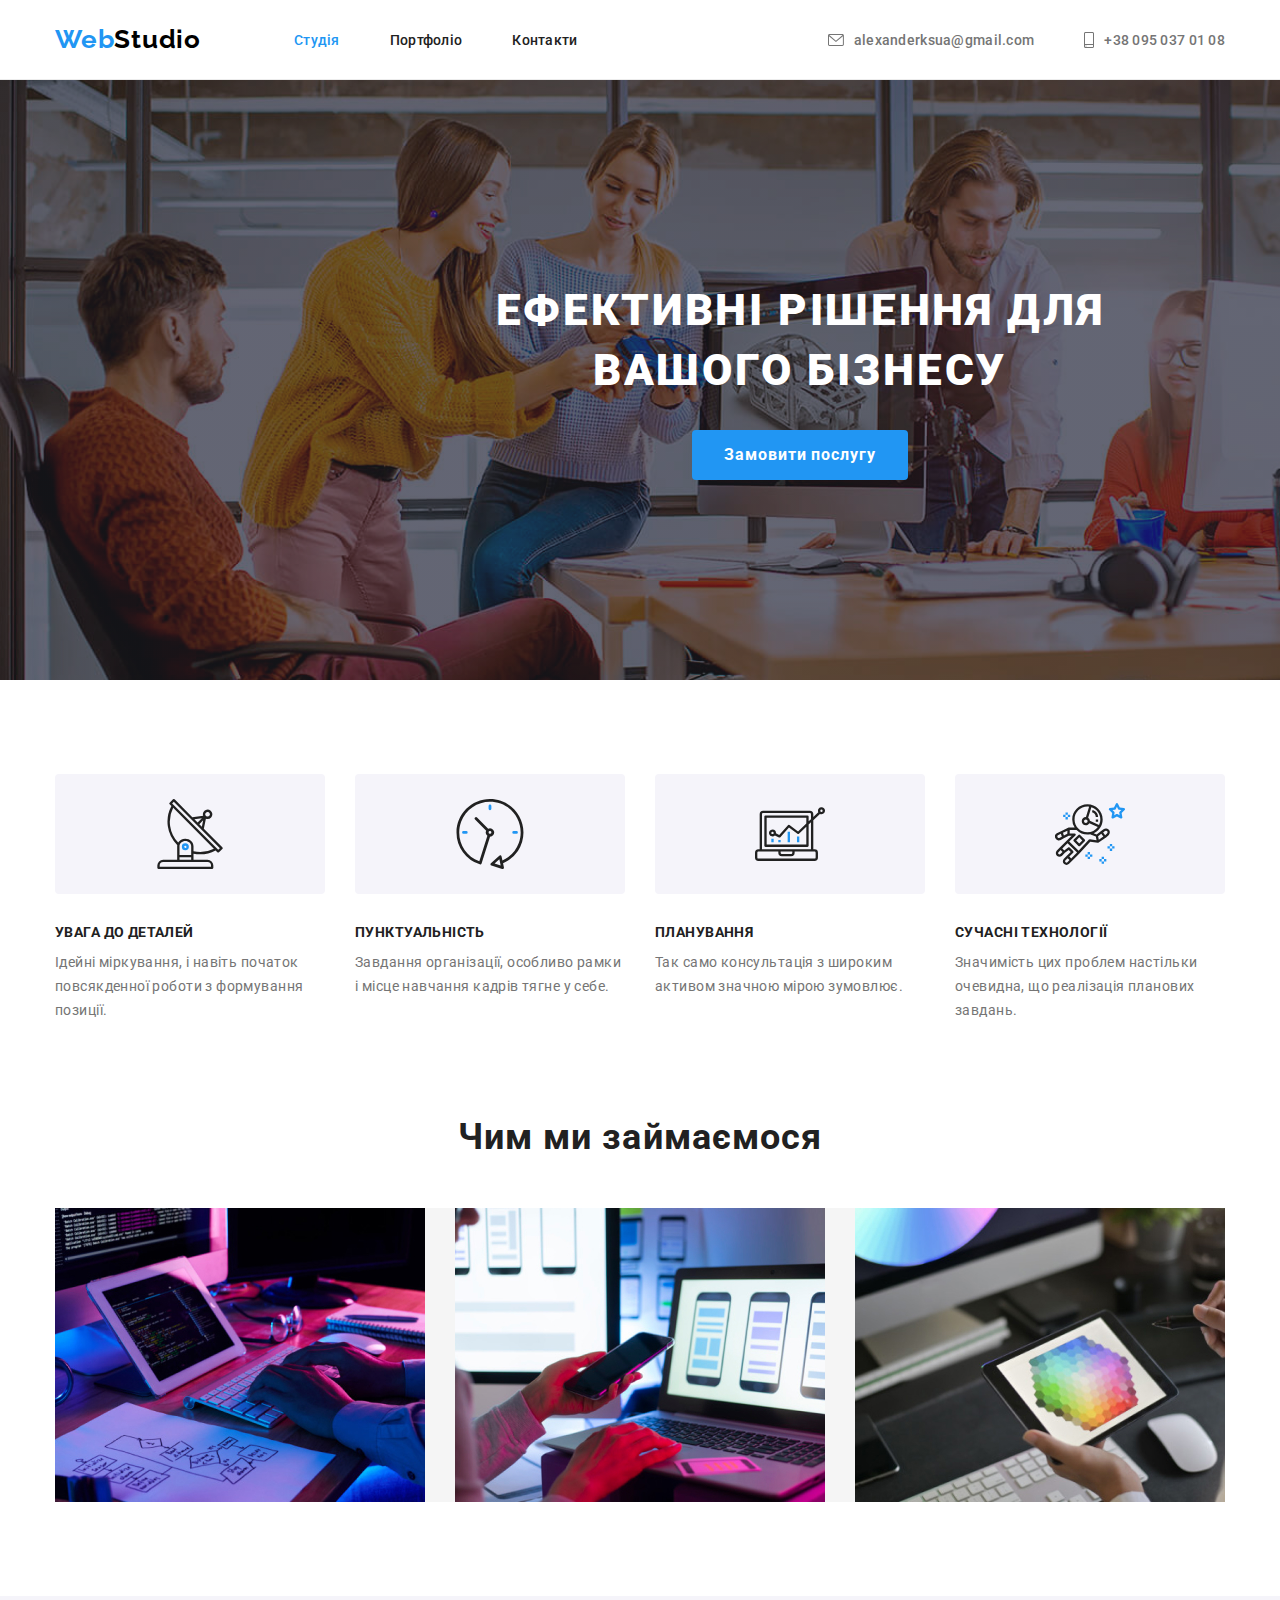
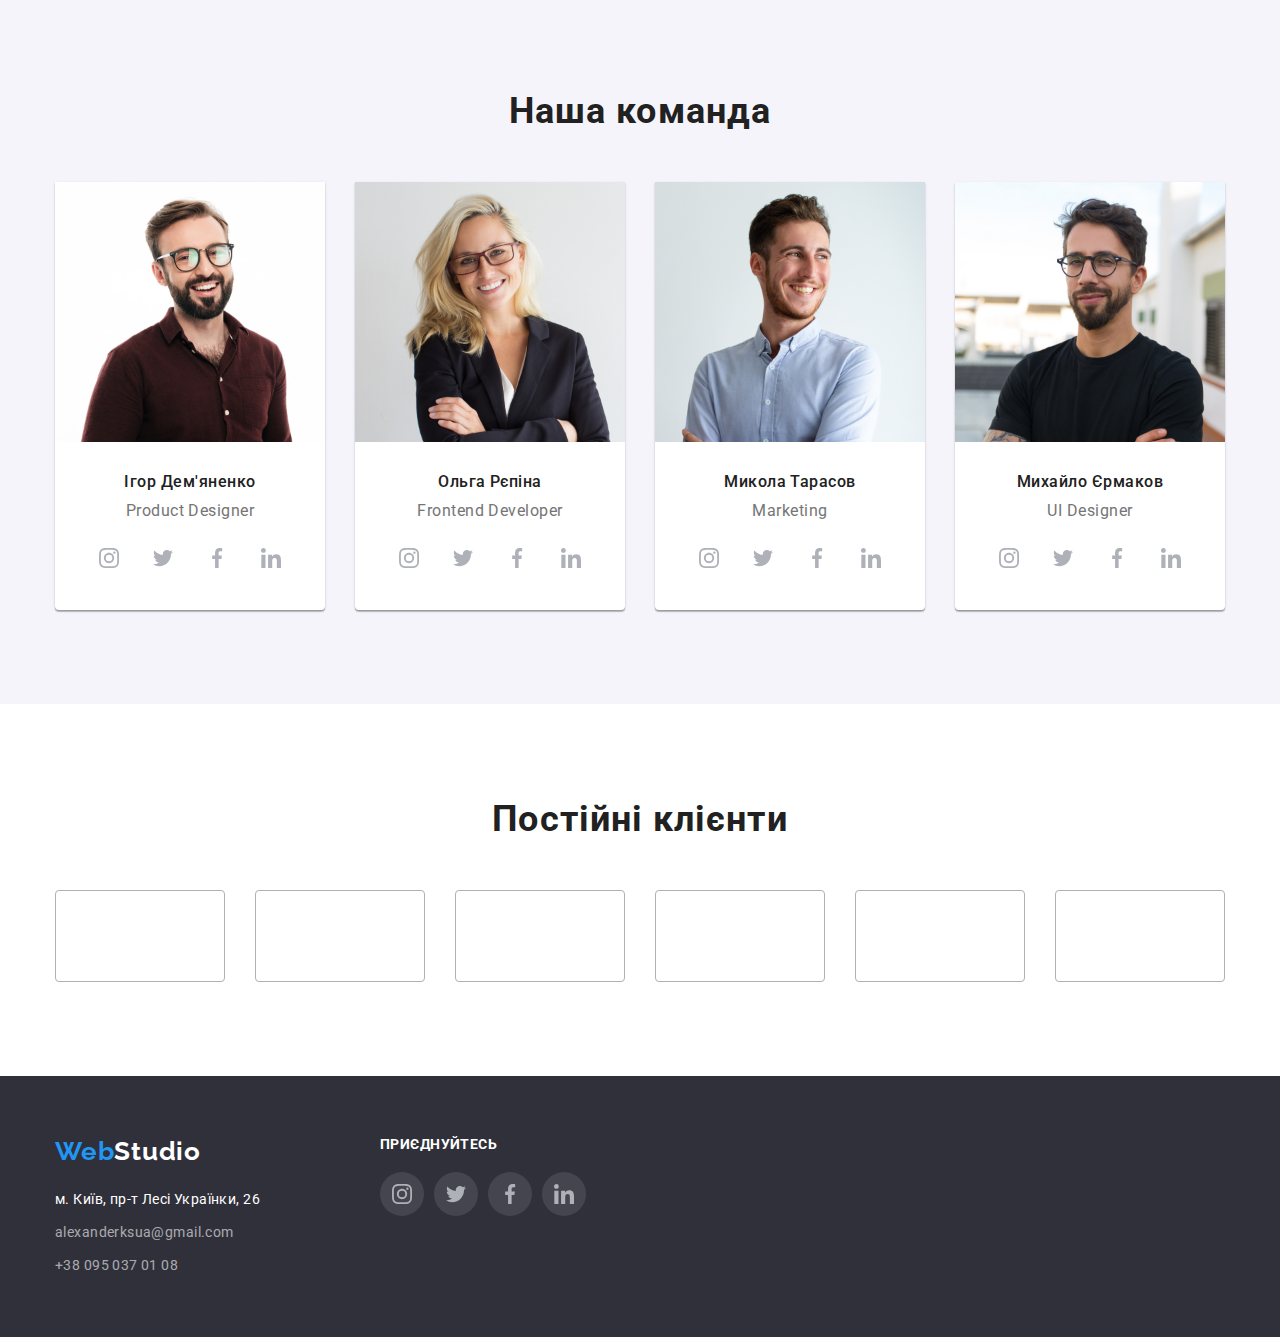
<file: index.html>
<!DOCTYPE html>
<html lang="uk">

<head>
  <meta charset="UTF-8" />
  <meta http-equiv="X-UA-Compatible" content="IE=edge" />
  <meta name="viewport" content="width=device-width, initial-scale=1.0" />

  <link rel="preconnect" href="https://fonts.googleapis.com" />
  <link rel="preconnect" href="https://fonts.gstatic.com" crossorigin />
  <link href="https://fonts.googleapis.com/css2?family=Raleway:wght@700&family=Roboto:wght@400;500;700;900&display=swap"
    rel="stylesheet" />

  <title>index</title>
  <!-- Нормализация стилей Обобщённая -->
  <link rel="stylesheet"
    href="https://cdnjs.cloudflare.com/ajax/libs/modern-normalize/1.1.0/modern-normalize.min.css" />
  <!-- Стили Проекта -->
  <link rel="stylesheet" href="./css/styles.css">
</head>

<body>
  <!-- Голова-Шапка сайты -->
  <header class="header">
    <div class="container">
      <!-- Блок оформления фона header -->

      <div class="header-group">
        <!-- Панель навигации из двух частей -->
        <!-- Панель навигации #1 - Логотип, Студія, Портфоліо -->
        <!-- Логотип, WebStudio -->
        <a class="header-logo" href="./index.html"><span class="blue-web">Web</span>Studio</a>
        <nav class="nav-group">
          <!-- Список ссылок на страницы -->
          <ul class="list pages">
            <li class="item pages-item curent">
              <a class="link curent" href="./index.html">Студія</a>
            </li>
            <li class="item pages-item">
              <a class="link" href="./portfolio.html">Портфоліо</a>
            </li>
            <li class="item pages-item">
              <a class="link" href="./contacts.html">Контакти</a>
            </li>
          </ul>
        </nav>

        <!-- Панель навигации #2 - Контакти: e-mail, tel -->
        <ul class="list contacts">
          <li class="item contacts-item">
            <a class="link" href="mailto:alexanderksua@gmail.com">
              <svg class="contacts-icon" width="16" height="12" aria-label="email">
                <use href="./images/icons.svg#icon-envelope"></use>
              </svg>alexanderksua@gmail.com</a>
          </li>
          <li class="item contacts-item">
            <a class="link" href="tel:+380950370108">
              <svg class="contacts-icon" width="10" height="16" aria-label="phone">
                <use href="./images/icons.svg#icon-smartphone"></use>
              </svg>+38 095 037 01 08</a>
          </li>
        </ul>
      </div>
    </div>
  </header>

  <!--Главный контент страницы -->
  <main>
    <!-- Блок оформления фона main-top - Hero -->

    <section class="hero">
      <div class="container">
        <div class="hero-group">
          <h1 class="hero-title">Ефективні рішення для вашого бізнесу</h1>
          <!-- BUTTON -->
          <button class="btn-hero" type="button">Замовити послугу</button>
        </div>
      </div>
    </section>

    <!-- Секция описания качеств Студии-->
    <section class="qualites">
      <div class="container">

        <h2 class="visually-hidden">Качества Студии</h2>

        <ul class="list qualites-list">

          <li class="item qualites-item">
            <div class="qualites-item-icon">
              <svg class="qualites-icon" width="70" height="70">
                <use href="./images/icons.svg#icon-antenna"></use>
              </svg>
            </div>
            <h3 class="qualites-item-title">Увага до деталей</h3>
            <p class="qualites-item-paragraf">
              Ідейні міркування, і навіть початок повсякденної роботи з
              формування позиції.
            </p>
          </li>

          <li class="item qualites-item">
            <div class="qualites-item-icon">
              <svg class="qualites-icon" width="70" height="70">
                <use href="./images/icons.svg#icon-clock"></use>
              </svg>
            </div>
            <h3 class="qualites-item-title">Пунктуальність</h3>
            <p class="qualites-item-paragraf">
              Завдання організації, особливо рамки і місце навчання кадрів
              тягне у себе.
            </p>
          </li>

          <li class="item qualites-item">
            <div class="qualites-item-icon">
              <svg class="qualites-icon" width="70" height="70">
                <use href="./images/icons.svg#icon-diagram"></use>
              </svg>
            </div>
            <h3 class="qualites-item-title">Планування</h3>
            <p class="qualites-item-paragraf">
              Так само консультація з широким активом значною мірою зумовлює.
            </p>
          </li>

          <li class="item qualites-item">
            <div class="qualites-item-icon">
              <svg class="qualites-icon" width="70" height="70">
                <use href="./images/icons.svg#icon-astronaut"></use>
              </svg>
            </div>
            <h3 class="qualites-item-title">Сучасні технології</h3>
            <p class="qualites-item-paragraf">
              Значимість цих проблем настільки очевидна, що реалізація
              планових завдань.
            </p>
          </li>
        </ul>
      </div>

    </section>

    <!-- Секция описания видов деятельность Студии-->
    <section class="features">
      <div class="container">
        <h2 class="features-title">Чим ми займаємося</h2>
        <!-- Блок оборачивания div  для стилизации в будущем -->
        <ul class="list features-list">
          <li class="item features-item">
            <img src="./images/img_1_370x294.jpg"
              alt="ПК, планшет, клавіатура, блокнот, миша, монітор, карандаш, окуляри" width="370">
          </li>
          <li class="item features-item">
            <img src="./images/img_2_370x294.jpg"
              alt="Смартфон, ноутбук, монітор, шаблони візуального вигляду застосунків" width="370">
          </li>
          <li class="item features-item">
            <img src="./images/img_3_370x294.jpg" alt="планшет, палітра кольорів, клавіатура, миша, мак про"
              width="370">
          </li>
        </ul>
      </div>
    </section>

    <!-- Секция описания членов команды Студии-->
    <section class="team">
      <div class="container">
        <h2 class="team-title">Наша команда</h2>
        <ul class="list team-list">
          <li class="item team-item">
            <div class="card team-card">
              <img src="./images/photo_1_270x260.jpg" alt="Ігор Дем'яненко. Айті спеціаліст з розробки продуктів"
                title="Ігор Дем'яненко. Айті спеціаліст з розробки продуктів" width="270" height="" />
              <div class="team-card-text">
                <h3 class="team-card-title">Ігор Дем'яненко</h3>
                <p class="team-card-paragraf">Product Designer</p>
                <ul class="list social-list">
                  <li class="item social-item">
                    <a class="link social-link" target="_blank" href="https://instagram.com"
                      rel="nofollow noreferrer noopener" aria-label="instagram">
                      <svg class="social-icon" width="20" height="20">
                        <use href="./images/icons.svg#icon-instagram"></use>
                      </svg>
                    </a>
                  </li>
                  <li class="item social-item">
                    <a class="link social-link" target="_blank" href="https://twitter.com"
                      rel="nofollow noreferrer noopener" aria-label="twitter">
                      <svg class="social-icon" width="20" height="20">
                        <use href="./images/icons.svg#icon-twitter"></use>
                      </svg>
                    </a>
                  </li>
                  <li class="item social-item">
                    <a class="link social-link" target="_blank" href="https://facebook.com"
                      rel="nofollow noreferrer noopener" aria-label="facebook">
                      <svg class="social-icon" width="20" height="20">
                        <use href="./images/icons.svg#icon-facebook"></use>
                      </svg>
                    </a>
                  </li>
                  <li class="item social-item">
                    <a class="link social-link" target="_blank" href="https://linkedin.com"
                      rel="noopener nofollow noreferrer" aria-label="linkedin">
                      <svg class="social-icon" width="20" height="20">
                        <use href="./images/icons.svg#icon-linkedin"></use>
                      </svg>
                    </a>
                  </li>
                </ul>
              </div>
            </div>
          </li>

          <li class="item team-item">
            <div class="card team-card">
              <img src="./images/photo_2_270x260.jpg"
                alt="Ольга Рєпіна. Айті спеціалістка з розробки зовнішних інтерфейсів"
                title="Ольга Рєпіна. Айті спеціалістка з розробки зовнішних інтерфейсів" width="270" height="260" />
              <div class="team-card-text">
                <h3 class="team-card-title">Ольга Рєпіна</h3>
                <p class="team-card-paragraf">Frontend Developer</p>
                <ul class="list social-list">
                  <li class="item social-item">
                    <a class="link social-link" target="_blank" href="https://instagram.com"
                      rel="nofollow noreferrer noopener" aria-label="instagram">
                      <svg class="social-icon" width="20" height="20">
                        <use href="./images/icons.svg#icon-instagram"></use>
                      </svg>
                    </a>
                  </li>
                  <li class="item social-item">
                    <a class="link social-link" target="_blank" href="https://twitter.com"
                      rel="nofollow noreferrer noopener" aria-label="twitter">
                      <svg class="social-icon" width="20" height="20">
                        <use href="./images/icons.svg#icon-twitter"></use>
                      </svg>
                    </a>
                  </li>
                  <li class="item social-item">
                    <a class="link social-link" target="_blank" href="https://facebook.com"
                      rel="nofollow noreferrer noopener" aria-label="facebook">
                      <svg class="social-icon" width="20" height="20">
                        <use href="./images/icons.svg#icon-facebook"></use>
                      </svg>
                    </a>
                  </li>
                  <li class="item social-item">
                    <a class="link social-link" target="_blank" href="https://linkedin.com"
                      rel="noopener nofollow noreferrer" aria-label="linkedin">
                      <svg class="social-icon" width="20" height="20">
                        <use href="./images/icons.svg#icon-linkedin"></use>
                      </svg>
                    </a>
                  </li>
                </ul>
              </div>
            </div>
          </li>

          <li class="item team-item">
            <div class="card team-card">
              <img src="./images/photo_3_270x260.jpg"
                alt="Микола Тарасов. Айті спеціаліст з розробки торгівельних стратегій та продажів"
                title="Микола Тарасов. Айті спеціаліст з розробки торгівельних стратегій та продажів" width="270"
                height="260" />
              <div class="team-card-text">
                <h3 class="team-card-title">Микола Тарасов</h3>
                <p class="team-card-paragraf">Marketing</p>
                <ul class="list social-list">
                  <li class="item social-item">
                    <a class="link social-link" target="_blank" href="https://instagram.com"
                      rel="nofollow noreferrer noopener" aria-label="instagram">
                      <svg class="social-icon" width="20" height="20">
                        <use href="./images/icons.svg#icon-instagram"></use>
                      </svg>
                    </a>
                  </li>
                  <li class="item social-item">
                    <a class="link social-link" target="_blank" href="https://twitter.com"
                      rel="nofollow noreferrer noopener" aria-label="twitter">
                      <svg class="social-icon" width="20" height="20">
                        <use href="./images/icons.svg#icon-twitter"></use>
                      </svg>
                    </a>
                  </li>
                  <li class="item social-item">
                    <a class="link social-link" target="_blank" href="https://facebook.com"
                      rel="nofollow noreferrer noopener" aria-label="facebook">
                      <svg class="social-icon" width="20" height="20">
                        <use href="./images/icons.svg#icon-facebook"></use>
                      </svg>
                    </a>
                  </li>
                  <li class="item social-item">
                    <a class="link social-link" target="_blank" href="https://linkedin.com"
                      rel="noopener nofollow noreferrer" aria-label="linkedin">
                      <svg class="social-icon" width="20" height="20">
                        <use href="./images/icons.svg#icon-linkedin"></use>
                      </svg>
                    </a>
                  </li>
                </ul>
              </div>
            </div>
          </li>

          <li class="item team-item">
            <div class="card team-card">
              <img src="./images/photo_4_270x260.jpg"
                alt="Михайло Єрмаков. Айті спеціаліст з розробки інтерфейсів для користувачів"
                title="Михайло Єрмаков. Айті спеціаліст з розробки зовнішних інтерфейсів для користувачів" width="270"
                height="260" />
              <div class="team-card-text">
                <h3 class="team-card-title">Михайло Єрмаков</h3>
                <p class="team-card-paragraf">UI Designer</p>
                <ul class="list social-list">
                  <li class="item social-item">
                    <a class="link social-link" target="_blank" href="https://instagram.com"
                      rel="nofollow noreferrer noopener" aria-label="instagram">
                      <svg class="social-icon" width="20" height="20">
                        <use href="./images/icons.svg#icon-instagram"></use>
                      </svg>
                    </a>
                  </li>
                  <li class="item social-item">
                    <a class="link social-link" target="_blank" href="https://twitter.com"
                      rel="nofollow noreferrer noopener" aria-label="twitter">
                      <svg class="social-icon" width="20" height="20">
                        <use href="./images/icons.svg#icon-twitter"></use>
                      </svg>
                    </a>
                  </li>
                  <li class="item social-item">
                    <a class="link social-link" target="_blank" href="https://facebook.com"
                      rel="nofollow noreferrer noopener" aria-label="facebook">
                      <svg class="social-icon" width="20" height="20">
                        <use href="./images/icons.svg#icon-facebook"></use>
                      </svg>
                    </a>
                  </li>
                  <li class="item social-item">
                    <a class="link social-link" target="_blank" href="https://linkedin.com"
                      rel="noopener nofollow noreferrer" aria-label="linkedin">
                      <svg class="social-icon" width="20" height="20">
                        <use href="./images/icons.svg#icon-linkedin"></use>
                      </svg>
                    </a>
                  </li>
                </ul>
              </div>
            </div>
          </li>
        </ul>
      </div>
    </section>

    <section class="clients">
      <div class="container">
        <h2 class="clients-title">Постійні клієнти</h2>
        <ul class="list clients-list">
          <li class="item clients-item">
            <a class="link clients-link" href="https://www.www.com" target="_blank" rel="noopener nofollow noreferrer">
              <svg class="clients-icons" width="106" height="60">
                <use href="./images/icons.svg#icon-group1"></use>
              </svg>
            </a>

          </li>
          <li class="item clients-item">
            <a class="link clients-link" href="https://www.www.com" target="_blank" rel="noopener nofollow noreferrer">
              <svg class="clients-icons" width="106" height="60">
                <use href="./images/icons.svg#icon-group2"></use>
              </svg>
            </a>

          </li>
          <li class="item clients-item">
            <a class="link clients-link" href="https://www.www.com" target="_blank" rel="noopener nofollow noreferrer">
              <svg class="clients-icons" width="106" height="60">
                <use href="./images/icons.svg#icon-group3"></use>
              </svg>
            </a>

          </li>
          <li class="item clients-item">
            <a class="link clients-link" href="https://www.www.com" target="_blank" rel="noopener nofollow noreferrer">
              <svg class="clients-icons" width="106" height="60">
                <use href="./images/icons.svg#icon-group4"></use>
              </svg>
            </a>

          </li>
          <li class="item clients-item">
            <a class="link clients-link" href="https://www.www.com" target="_blank" rel="noopener nofollow noreferrer">
              <svg class="clients-icons" width="106" height="60">
                <use href="./images/icons.svg#icon-group5"></use>
              </svg>
            </a>

          </li>
          <li class="item clients-item">
            <a class="link clients-link" href="https://www.www.com" target="_blank" rel="noopener nofollow noreferrer">
              <svg class="clients-icons" width="106" height="60">
                <use href="./images/icons.svg#icon-group6"></use>
              </svg>
            </a>

          </li>
        </ul>
      </div>

    </section>


  </main>

  <!-- Подвал страницы -->
  <footer class="footer">
    <div class="container">
      <div class="footer-group">
        <!-- Текст-Лого WebStudio -->
        <address class="address">
          <a class="footer-logo" href="./index.html"><span class="blue-web">Web</span>Studio</a>
          <ul class="list contacts">
            <li class="item contacts-item">
              <!-- Адрес физический  Студии -->
              <a class="link contacts-item-coord" href="https://goo.gl/maps/CPtrU1FHBa2aNyZL9" target="_blank"
                rel="nofollow noreferrer noopener">м. Київ, пр-т Лесі Українки, 26</a>
            </li>
            <li class="item contacts-item">
              <!-- Почта электронная  Студии -->
              <a class="link contacts-item-mailto" href="mailto:alexanderksua@gmail.com">alexanderksua@gmail.com</a>
            </li>
            <li class="item contacts-item">
              <!-- Телефон мобильный Студии -->
              <a class="link contacts-item-tel" href="tel:+380950370108">+38 095 037 01 08</a>
            </li>
          </ul>
        </address>

        <div class="footer-social">
          <h3 class="footer-social-title">приєднуйтесь</h3>
          <ul class="list footer-social-list">
            <li class="item footer-social-item">
              <a class="link footer-social-link" target="_blank" href="https://instagram.com"
                rel="nofollow noreferrer noopener" aria-label="instagram">
                <svg class="footer-social-icon" width="20" height="20">
                  <use href="./images/icons.svg#icon-instagram"></use>
                </svg>
              </a>
            </li>
            <li class="item footer-social-item">
              <a class="link footer-social-link" target="_blank" href="https://twitter.com"
                rel="nofollow noreferrer noopener" aria-label="twitter">
                <svg class="footer-social-icon" width="20" height="20">
                  <use href="./images/icons.svg#icon-twitter"></use>
                </svg>
              </a>
            </li>
            <li class="item footer-social-item">
              <a class="link footer-social-link" target="_blank" href="https://facebook.com"
                rel="nofollow noreferrer noopener" aria-label="facebook">
                <svg class="footer-social-icon" width="20" height="20">
                  <use href="./images/icons.svg#icon-facebook"></use>
                </svg>
              </a>
            </li>
            <li class="item footer-social-item">
              <a class="link footer-social-link" target="_blank" href="https://linkedin.com"
                rel="noopener nofollow noreferrer" aria-label="linkedin">
                <svg class="footer-social-icon" width="20" height="20">
                  <use href="./images/icons.svg#icon-linkedin"></use>
                </svg>
              </a>
            </li>
          </ul>
        </div>
      </div>
    </div>
  </footer>

</body>

</html>
</file>
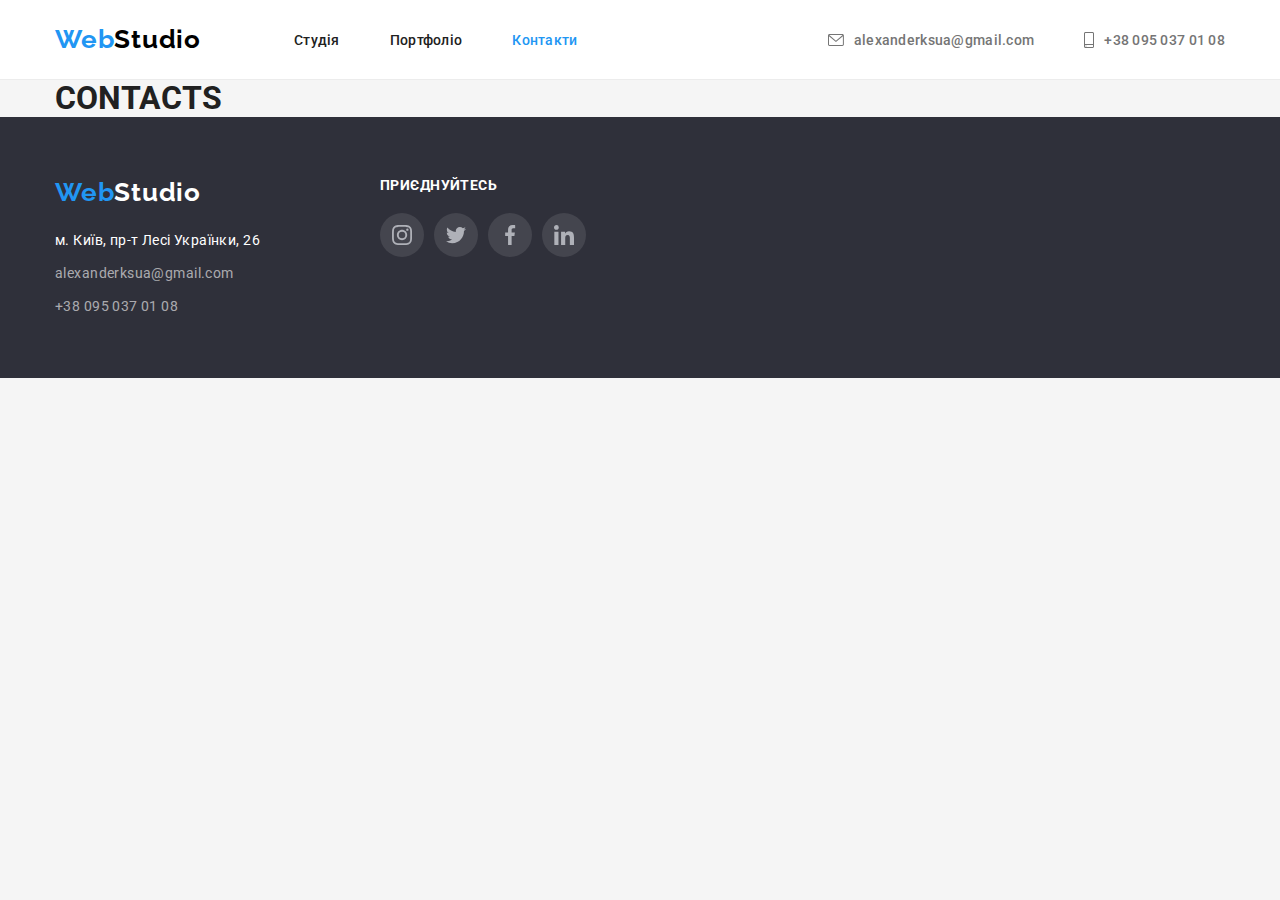
<file: contacts.html>
<!DOCTYPE html>
<html lang="uk">

<head>
  <title>index</title>

  <meta charset="UTF-8" />
  <meta http-equiv="X-UA-Compatible" content="IE=edge" />
  <meta name="viewport" content="width=device-width, initial-scale=1.0" />

  <link rel="preconnect" href="https://fonts.googleapis.com" />
  <link rel="preconnect" href="https://fonts.gstatic.com" crossorigin />
  <link href="https://fonts.googleapis.com/css2?family=Raleway:wght@700&family=Roboto:wght@400;500;700;900&display=swap"
    rel="stylesheet" />
  <!-- Нормализация стилей Обобщённая -->
  <link rel="stylesheet"
    href="https://cdnjs.cloudflare.com/ajax/libs/modern-normalize/1.1.0/modern-normalize.min.css" />
  <!-- Стили Проекта -->
  <link rel="stylesheet" href="./css/styles.css">
</head>

<body>
  <!-- Голова-Шапка сайты -->
  <header class="header">
    <div class="container">
      <!-- Блок оформления фона header -->

      <div class="header-group">
        <!-- Панель навигации из двух частей -->
        <!-- Панель навигации #1 - Логотип, Студія, Портфоліо -->
        <!-- Логотип, WebStudio -->
        <a class="header-logo" href="./index.html"><span class="blue-web">Web</span>Studio</a>
        <nav class="nav-group">
          <!-- Список ссылок на страницы -->
          <ul class="list pages">
            <li class="item pages-item">
              <a class="link curent" href="./index.html">Студія</a>
            </li>
            <li class="item pages-item">
              <a class="link" href="./portfolio.html">Портфоліо</a>
            </li>
            <li class="item pages-item curent">
              <a class="link" href="./contacts.html">Контакти</a>
            </li>
          </ul>
        </nav>

        <!-- Панель навигации #2 - Контакти: e-mail, tel -->
        <ul class="list contacts">
          <li class="item contacts-item">
            <a class="link" href="mailto:alexanderksua@gmail.com">
              <svg class="contacts-icon" width="16" height="12" aria-label="email">
                <use href="./images/icons.svg#icon-envelope"></use>
              </svg>alexanderksua@gmail.com</a>
          </li>
          <li class="item contacts-item">
            <a class="link" href="tel:+380950370108">
              <svg class="contacts-icon" width="10" height="16" aria-label="phone">
                <use href="./images/icons.svg#icon-smartphone"></use>
              </svg>+38 095 037 01 08</a>
          </li>
        </ul>
      </div>
    </div>
  </header>


  <main>
    <div class="container">
      <h1>CONTACTS</h1>
    </div>
  </main>

  <!-- Подвал страницы -->
  <footer class="footer">
    <div class="container">
      <div class="footer-group">
        <!-- Текст-Лого WebStudio -->
        <address class="address">
          <a class="footer-logo" href="./index.html"><span class="blue-web">Web</span>Studio</a>
          <ul class="list contacts">
            <li class="item contacts-item">
              <!-- Адрес физический  Студии -->
              <a class="link contacts-item-coord" href="https://goo.gl/maps/CPtrU1FHBa2aNyZL9" target="_blank"
                rel="nofollow noreferrer noopener">м. Київ, пр-т Лесі Українки, 26</a>
            </li>
            <li class="item contacts-item">
              <!-- Почта электронная  Студии -->
              <a class="link contacts-item-mailto" href="mailto:alexanderksua@gmail.com">alexanderksua@gmail.com</a>
            </li>
            <li class="item contacts-item">
              <!-- Телефон мобильный Студии -->
              <a class="link contacts-item-tel" href="tel:+380950370108">+38 095 037 01 08</a>
            </li>
          </ul>
        </address>

        <div class="footer-social">
          <h3 class="footer-social-title">приєднуйтесь</h3>
          <ul class="list footer-social-list">
            <li class="item footer-social-item">
              <a class="link footer-social-link" target="_blank" href="https://instagram.com"
                rel="nofollow noreferrer noopener" aria-label="instagram">
                <svg class="footer-social-icon" width="20" height="20">
                  <use href="./images/icons.svg#icon-instagram"></use>
                </svg>
              </a>
            </li>
            <li class="item footer-social-item">
              <a class="link footer-social-link" target="_blank" href="https://twitter.com"
                rel="nofollow noreferrer noopener" aria-label="twitter">
                <svg class="footer-social-icon" width="20" height="20">
                  <use href="./images/icons.svg#icon-twitter"></use>
                </svg>
              </a>
            </li>
            <li class="item footer-social-item">
              <a class="link footer-social-link" target="_blank" href="https://facebook.com"
                rel="nofollow noreferrer noopener" aria-label="facebook">
                <svg class="footer-social-icon" width="20" height="20">
                  <use href="./images/icons.svg#icon-facebook"></use>
                </svg>
              </a>
            </li>
            <li class="item footer-social-item">
              <a class="link footer-social-link" target="_blank" href="https://linkedin.com"
                rel="noopener nofollow noreferrer" aria-label="linkedin">
                <svg class="footer-social-icon" width="20" height="20">
                  <use href="./images/icons.svg#icon-linkedin"></use>
                </svg>
              </a>
            </li>
          </ul>
        </div>
      </div>
    </div>
  </footer>

</body>

</html>
</file>
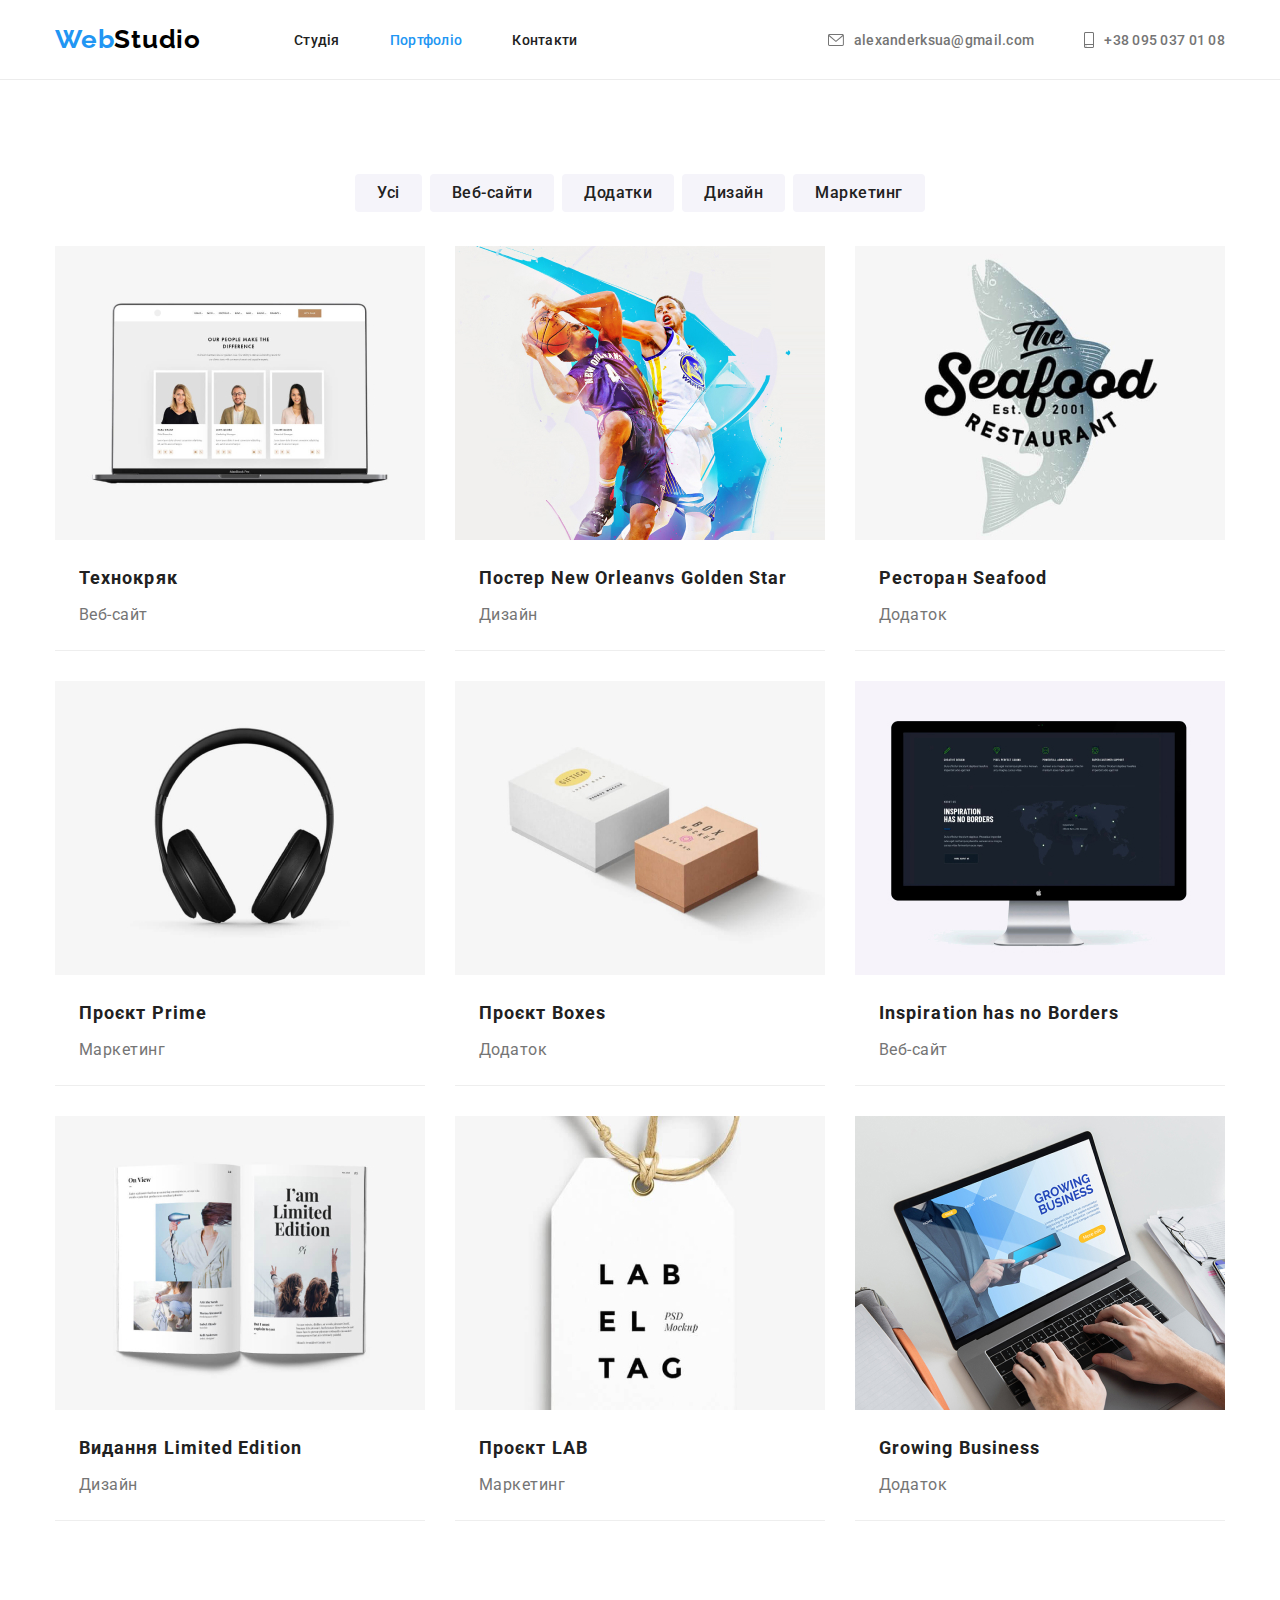
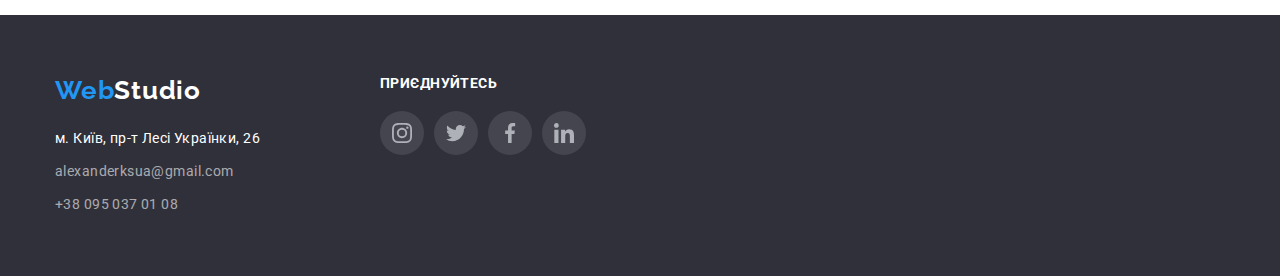
<file: portfolio.html>
<!DOCTYPE html>
<html lang="uk">

<head>
  <meta charset="UTF-8" />
  <meta http-equiv="X-UA-Compatible" content="IE=edge" />
  <meta name="viewport" content="width=device-width, initial-scale=1.0" />

  <link rel="preconnect" href="https://fonts.googleapis.com" />
  <link rel="preconnect" href="https://fonts.gstatic.com" crossorigin />
  <link href="https://fonts.googleapis.com/css2?family=Raleway:wght@700&family=Roboto:wght@400;500;700;900&display=swap"
    rel="stylesheet" />

  <title>portfolio</title>
  <!-- Нормализация стилей Обобщённая -->
  <link rel="stylesheet"
    href="https://cdnjs.cloudflare.com/ajax/libs/modern-normalize/1.1.0/modern-normalize.min.css" />
  <!-- Стили Проекта -->
  <link rel="stylesheet" href="./css/styles.css">
</head>

<body>
  <!-- Голова-Шапка сайты -->
  <header class="header">
    <div class="container">
      <!-- Блок оформления фона header -->

      <div class="header-group">
        <!-- Панель навигации из двух частей -->
        <!-- Панель навигации #1 - Логотип, Студія, Портфоліо -->
        <!-- Логотип, WebStudio -->
        <a class="header-logo" href="./index.html"><span class="blue-web">Web</span>Studio</a>
        <nav class="nav-group">
          <!-- Список ссылок на страницы -->
          <ul class="list pages">
            <li class="item pages-item">
              <a class="link curent" href="./index.html">Студія</a>
            </li>
            <li class="item pages-item curent">
              <a class="link" href="./portfolio.html">Портфоліо</a>
            </li>
            <li class="item pages-item">
              <a class="link" href="./contacts.html">Контакти</a>
            </li>
          </ul>
        </nav>

        <!-- Панель навигации #2 - Контакти: e-mail, tel -->
        <ul class="list contacts">
          <li class="item contacts-item">
            <a class="link" href="mailto:alexanderksua@gmail.com">
              <svg class="contacts-icon" width="16" height="12" aria-label="email">
                <use href="./images/icons.svg#icon-envelope"></use>
              </svg>alexanderksua@gmail.com</a>
          </li>
          <li class="item contacts-item">
            <a class="link" href="tel:+380950370108">
              <svg class="contacts-icon" width="10" height="16" aria-label="phone">
                <use href="./images/icons.svg#icon-smartphone"></use>
              </svg>+38 095 037 01 08</a>
          </li>
        </ul>
      </div>
    </div>
  </header>



  <main class="main-portfolio">
    <section class="portfolio">
      <div class="container">
        <h1 class="visually-hidden">Портфоліо</h1>

        <ul class="list buttons">
          <li class="buttons-item"><button type="button" class="btn all">Усі</button></li>
          <li class="buttons-item"><button type="button" class="btn websites">Веб-сайти</button></li>
          <li class="buttons-item"><button type="button" class="btn apps">Додатки</button></li>
          <li class="buttons-item"><button type="button" class="btn design">Дизайн</button></li>
          <li class="buttons-item"><button type="button" class="btn marketing">Маркетинг</button></li>
        </ul>

        <ul class="list cards">
          <li class="cards-item"><a class="cards-item-link" href="">
              <div>
                <img src="./images/portfolio_1.jpg" alt="Технокряк Веб-сайт" width="370" height="294">
                <div class="card-text-content">
                  <h2 class="cards-item-title">Технокряк</h2>
                  <p class="cards-item-text">Веб-сайт</p>
                </div>
              </div>
            </a></li>
          <li class="cards-item"><a class="cards-item-link" href="">
              <div>
                <img src="./images/portfolio_2.jpg" alt="Постер New Orleanvs Golden Star Дизайн" width="370"
                  height="294">
                <div class="card-text-content">
                  <h2 class="cards-item-title">Постер New Orleanvs Golden Star</h2>
                  <p class="cards-item-text">Дизайн</p>
                </div>
              </div>
            </a></li>
          <li class="cards-item"><a class="cards-item-link" href="">
              <div>
                <img src="./images/portfolio_3.jpg" alt="Ресторан Seafood Додаток" width="370" height="294">
                <div class="card-text-content">
                  <h2 class="cards-item-title">Ресторан Seafood</h2>
                  <p class="cards-item-text">Додаток</p>
                </div>
              </div>
            </a></li>
          <li class="cards-item"><a class="cards-item-link" href="">
              <div>
                <img src="./images/portfolio_4.jpg" alt="Проєкт Prime Маркетинг" width="370" height="294">
                <div class="card-text-content">
                  <h2 class="cards-item-title">Проєкт Prime</h2>
                  <p class="cards-item-text">Маркетинг</p>
                </div>
              </div>
            </a></li>
          <li class="cards-item"><a class="cards-item-link" href="">
              <div>
                <img src="./images/portfolio_5.jpg" alt="Проєкт Boxes Додаток" width="370" height="294">
                <div class="card-text-content">
                  <h2 class="cards-item-title">Проєкт Boxes</h2>
                  <p class="cards-item-text">Додаток</p>
                </div>
              </div>
            </a></li>
          <li class="cards-item"><a class="cards-item-link" href="">
              <div>
                <img src="./images/portfolio_6.jpg" alt="Inspiration has no Borders Веб-сайт" width="370" height="294">
                <div class="card-text-content">
                  <h2 class="cards-item-title">Inspiration has no Borders</h2>
                  <p class="cards-item-text">Веб-сайт</p>
                </div>
              </div>
            </a></li>
          <li class="cards-item"><a class="cards-item-link" href="">
              <div>
                <img src="./images/portfolio_7.jpg" alt="Видання Limited Edition Дизайн" width="370" height="294">
                <div class="card-text-content">
                  <h2 class="cards-item-title">Видання Limited Edition</h2>
                  <p class="cards-item-text">Дизайн</p>
                </div>
              </div>
            </a></li>
          <li class="cards-item"><a class="cards-item-link" href="">
              <div>
                <img src="./images/portfolio_8.jpg" alt="Проєкт LAB Маркетинг" width="370" height="294">
                <div class="card-text-content">
                  <h2 class="cards-item-title">Проєкт LAB</h2>
                  <p class="cards-item-text">Маркетинг</p>
                </div>
              </div>
            </a></li>
          <li class="cards-item"><a class="cards-item-link" href="">
              <div>
                <img src="./images/portfolio_9.jpg" alt="Growing Business Додаток" width="370" height="294">
                <div class="card-text-content">
                  <h2 class="cards-item-title">Growing Business</h2>
                  <p class="cards-item-text">Додаток</p>
                </div>
              </div>
            </a></li>
        </ul>
      </div>
    </section>
  </main>


  <!-- Подвал страницы -->
  <footer class="footer">
    <div class="container">
      <div class="footer-group">
        <!-- Текст-Лого WebStudio -->
        <address class="address">
          <a class="footer-logo" href="./index.html"><span class="blue-web">Web</span>Studio</a>
          <ul class="list contacts">
            <li class="item contacts-item">
              <!-- Адрес физический  Студии -->
              <a class="link contacts-item-coord" href="https://goo.gl/maps/CPtrU1FHBa2aNyZL9" target="_blank"
                rel="nofollow noreferrer noopener">м. Київ, пр-т Лесі Українки, 26</a>
            </li>
            <li class="item contacts-item">
              <!-- Почта электронная  Студии -->
              <a class="link contacts-item-mailto" href="mailto:alexanderksua@gmail.com">alexanderksua@gmail.com</a>
            </li>
            <li class="item contacts-item">
              <!-- Телефон мобильный Студии -->
              <a class="link contacts-item-tel" href="tel:+380950370108">+38 095 037 01 08</a>
            </li>
          </ul>
        </address>

        <div class="footer-social">
          <h3 class="footer-social-title">приєднуйтесь</h3>
          <ul class="list footer-social-list">
            <li class="item footer-social-item">
              <a class="link footer-social-link" target="_blank" href="https://instagram.com"
                rel="nofollow noreferrer noopener" aria-label="instagram">
                <svg class="footer-social-icon" width="20" height="20">
                  <use href="./images/icons.svg#icon-instagram"></use>
                </svg>
              </a>
            </li>
            <li class="item footer-social-item">
              <a class="link footer-social-link" target="_blank" href="https://twitter.com"
                rel="nofollow noreferrer noopener" aria-label="twitter">
                <svg class="footer-social-icon" width="20" height="20">
                  <use href="./images/icons.svg#icon-twitter"></use>
                </svg>
              </a>
            </li>
            <li class="item footer-social-item">
              <a class="link footer-social-link" target="_blank" href="https://facebook.com"
                rel="nofollow noreferrer noopener" aria-label="facebook">
                <svg class="footer-social-icon" width="20" height="20">
                  <use href="./images/icons.svg#icon-facebook"></use>
                </svg>
              </a>
            </li>
            <li class="item footer-social-item">
              <a class="link footer-social-link" target="_blank" href="https://linkedin.com"
                rel="noopener nofollow noreferrer" aria-label="linkedin">
                <svg class="footer-social-icon" width="20" height="20">
                  <use href="./images/icons.svg#icon-linkedin"></use>
                </svg>
              </a>
            </li>
          </ul>
        </div>
      </div>
    </div>
  </footer>

</body>

</html>
</file>
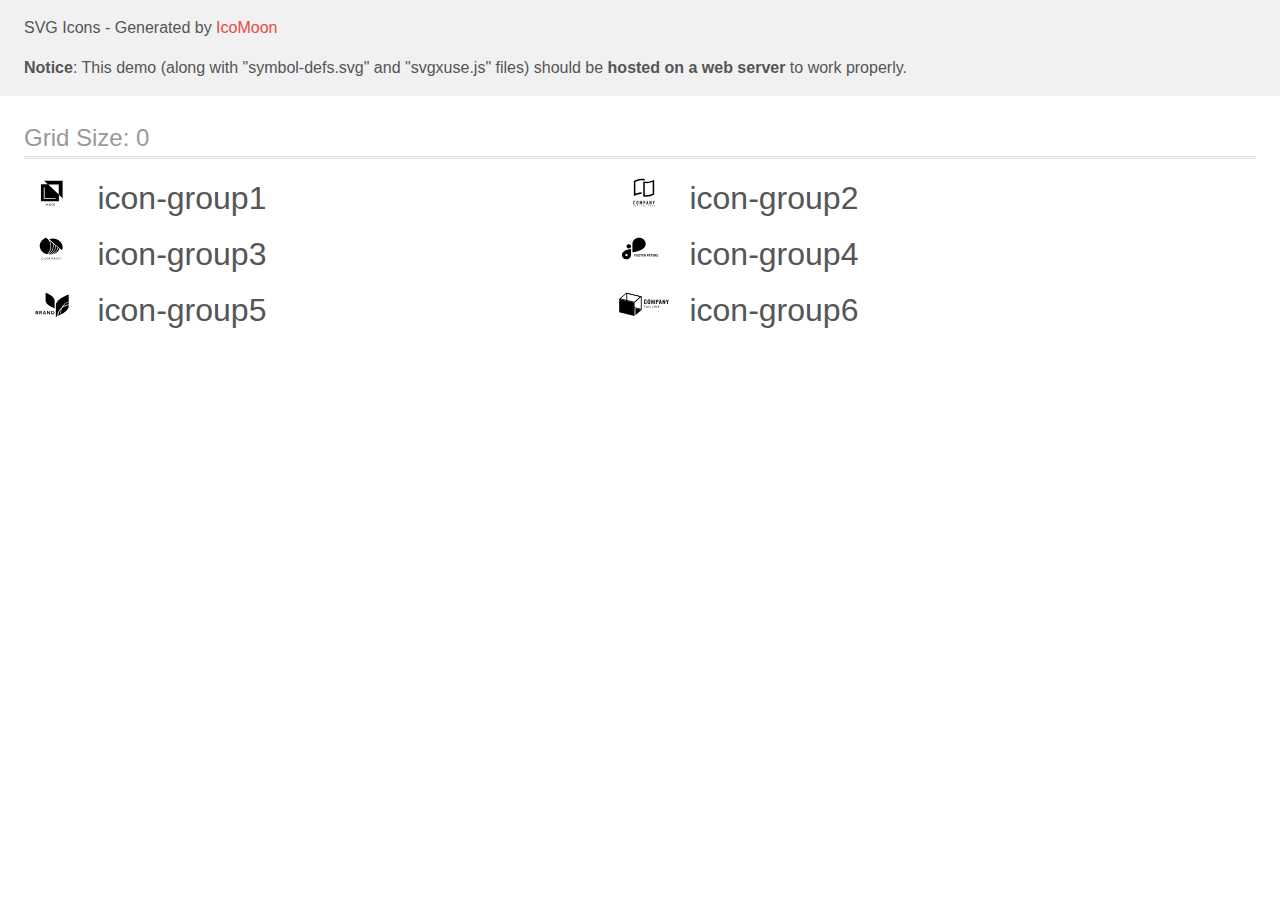
<file: images/icomoon/demo-external-svg.html>
<!doctype html>
<html>
<head>
    <title>IcoMoon - SVG Icons</title>
    <meta charset="utf-8">
    <meta name="viewport" content="width=device-width, initial-scale=1">
    <link rel="stylesheet" href="demo-files/demo.css">
    <link rel="stylesheet" href="style.css">
</head>
<body>
<header class="bgc1 clearfix">
<div class="mhl">
    <p>SVG Icons - Generated by <a href="https://icomoon.io/app">IcoMoon</a></p><p><strong>Notice</strong>: This demo (along with "symbol-defs.svg" and "svgxuse.js" files) should be <b>hosted on a web server</b> to work properly.</p>
</div>
</header>
    <div class="clearfix mhl ptl">
        <h1 class="mvm mtn fgc1">Grid Size: 0</h1>
        <div class="glyph fs1">
            <div class="clearfix pbs">
                <svg class="icon icon-group1"><use xlink:href="symbol-defs.svg#icon-group1"></use></svg><span class="name"> icon-group1</span>
            </div>
        </div>
        <div class="glyph fs1">
            <div class="clearfix pbs">
                <svg class="icon icon-group2"><use xlink:href="symbol-defs.svg#icon-group2"></use></svg><span class="name"> icon-group2</span>
            </div>
        </div>
        <div class="glyph fs1">
            <div class="clearfix pbs">
                <svg class="icon icon-group3"><use xlink:href="symbol-defs.svg#icon-group3"></use></svg><span class="name"> icon-group3</span>
            </div>
        </div>
        <div class="glyph fs1">
            <div class="clearfix pbs">
                <svg class="icon icon-group4"><use xlink:href="symbol-defs.svg#icon-group4"></use></svg><span class="name"> icon-group4</span>
            </div>
        </div>
        <div class="glyph fs1">
            <div class="clearfix pbs">
                <svg class="icon icon-group5"><use xlink:href="symbol-defs.svg#icon-group5"></use></svg><span class="name"> icon-group5</span>
            </div>
        </div>
        <div class="glyph fs1">
            <div class="clearfix pbs">
                <svg class="icon icon-group6"><use xlink:href="symbol-defs.svg#icon-group6"></use></svg><span class="name"> icon-group6</span>
            </div>
        </div>
  </div>
<script defer src="svgxuse.js"></script>
</body>
</html>
</file>
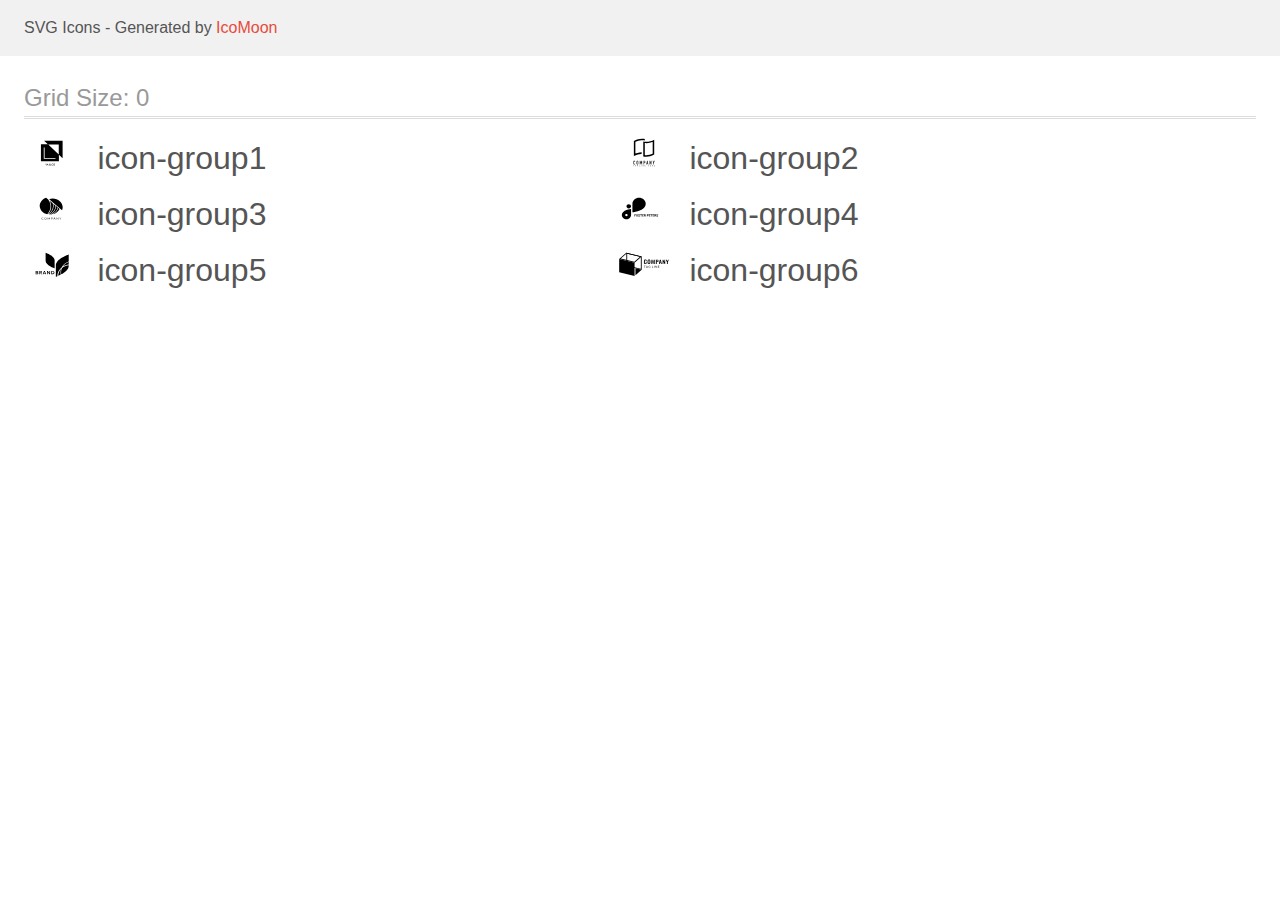
<file: images/icomoon/demo.html>
<!doctype html>
<html>
<head>
    <title>IcoMoon - SVG Icons</title>
    <meta charset="utf-8">
    <meta name="viewport" content="width=device-width, initial-scale=1">
    <link rel="stylesheet" href="demo-files/demo.css">
    <link rel="stylesheet" href="style.css">
</head>
<body>
<svg aria-hidden="true" style="position: absolute; width: 0; height: 0; overflow: hidden;" version="1.1" xmlns="http://www.w3.org/2000/svg" xmlns:xlink="http://www.w3.org/1999/xlink">
<defs>
<symbol id="icon-group1" viewBox="0 0 57 32">
<path d="M20.267 3.733l3.738 3.538-6.938-0.004v17.166h18.133v-6.564l3.733 3.534v-17.671h-18.667zM35.036 17.455l-10.597-10.032h10.597v10.032zM31.746 21.923h-11.81v-11.545h0.835v10.764h10.975v0.782zM22.725 26.72l-0.436 0.898-0.436-0.898h-0.366l0.637 1.198v0.698h0.331v-0.698l0.635-1.198h-0.365zM23.273 28.615l0.154-0.441h0.734l0.155 0.441h0.344l-0.717-1.896h-0.296l-0.716 1.896h0.342zM23.794 27.122l0.275 0.786h-0.549l0.275-0.786zM25.531 27.863c-0.048 0.073-0.072 0.153-0.072 0.241 0 0.16 0.056 0.29 0.168 0.389s0.263 0.148 0.451 0.148 0.349-0.051 0.484-0.152l0.107 0.126h0.367l-0.279-0.329c0.109-0.149 0.164-0.341 0.164-0.574h-0.275c0 0.128-0.026 0.243-0.079 0.348l-0.366-0.432 0.129-0.094c0.091-0.066 0.157-0.132 0.197-0.198s0.060-0.14 0.060-0.219c0-0.12-0.044-0.22-0.133-0.301s-0.201-0.122-0.339-0.122c-0.153 0-0.274 0.043-0.365 0.13s-0.135 0.203-0.135 0.352c0 0.061 0.014 0.124 0.043 0.189s0.081 0.144 0.155 0.237c-0.141 0.101-0.235 0.188-0.283 0.262zM26.386 28.282c-0.093 0.071-0.193 0.107-0.299 0.107-0.095 0-0.17-0.027-0.227-0.082s-0.085-0.126-0.085-0.214c0-0.102 0.052-0.192 0.156-0.271l0.040-0.029 0.414 0.488zM26.046 27.442c-0.089-0.11-0.134-0.202-0.134-0.275 0-0.063 0.018-0.116 0.055-0.158s0.085-0.063 0.147-0.063c0.057 0 0.105 0.018 0.142 0.053s0.056 0.077 0.056 0.126c0 0.075-0.027 0.136-0.081 0.184l-0.040 0.033-0.145 0.099zM29.132 28.472c0.13-0.114 0.205-0.272 0.224-0.474h-0.328c-0.017 0.135-0.059 0.232-0.124 0.29s-0.162 0.087-0.292 0.087c-0.142 0-0.249-0.054-0.323-0.161s-0.109-0.264-0.109-0.469v-0.168c0.002-0.202 0.041-0.355 0.117-0.46s0.188-0.158 0.331-0.158c0.123 0 0.217 0.030 0.28 0.091s0.104 0.158 0.12 0.294h0.328c-0.021-0.207-0.095-0.368-0.223-0.482s-0.296-0.171-0.505-0.171c-0.155 0-0.293 0.037-0.411 0.111s-0.209 0.179-0.272 0.315c-0.063 0.136-0.095 0.294-0.095 0.473v0.177c0.003 0.174 0.035 0.328 0.098 0.46s0.151 0.234 0.266 0.306c0.115 0.071 0.249 0.107 0.4 0.107 0.216 0 0.389-0.056 0.52-0.169zM31.068 28.206c0.064-0.141 0.096-0.304 0.096-0.49v-0.105c-0.001-0.185-0.034-0.347-0.099-0.486s-0.158-0.247-0.277-0.32c-0.119-0.075-0.256-0.112-0.41-0.112s-0.292 0.038-0.411 0.113c-0.119 0.075-0.211 0.183-0.277 0.324s-0.098 0.305-0.098 0.49v0.107c0.001 0.181 0.034 0.342 0.099 0.48s0.159 0.246 0.279 0.322c0.121 0.075 0.258 0.112 0.411 0.112 0.155 0 0.293-0.037 0.411-0.112s0.212-0.183 0.276-0.323zM30.716 27.135c0.080 0.112 0.12 0.273 0.12 0.483v0.099c0 0.214-0.040 0.376-0.119 0.487s-0.19 0.167-0.336 0.167c-0.144 0-0.257-0.057-0.339-0.171s-0.121-0.275-0.121-0.483v-0.109c0.002-0.204 0.043-0.362 0.122-0.473s0.192-0.168 0.335-0.168c0.146 0 0.258 0.056 0.337 0.168z"></path>
</symbol>
<symbol id="icon-group2" viewBox="0 0 57 32">
<path d="M26.727 3.165h-0.073c-0.112-0.007-0.224-0.010-0.336-0.012v0h-0.243c-0.212 0-0.428 0.005-0.642 0.016-0.016-0.001-0.032-0.001-0.049 0-1.944 0.11-3.848 0.596-5.609 1.431l-0.231 0.111v11.809l0.54-0.183c0.474-0.163 0.978-0.309 1.5-0.445 1.411-0.362 2.861-0.555 4.317-0.574v1.551c-0.193 0.001-0.38 0.007-0.568 0.016h-0.045c-1.121 0.061-2.233 0.232-3.322 0.51-1.378 0.345-2.708 0.863-3.957 1.542v-15.145c1.298-0.757 2.695-1.325 4.151-1.688 1.278-0.33 2.593-0.5 3.913-0.504h0.228c0.273 0.007 0.538 0.019 0.788 0.038 0.658 0.046 1.31 0.15 1.95 0.311v1.527c-0.621-0.145-1.253-0.24-1.889-0.285-0.013-0.001-0.026-0.002-0.039-0.003-0.132-0.011-0.263-0.022-0.386-0.022zM29.415 4.726c0.339 0.026 0.689 0.038 1.044 0.038 1.388-0.005 2.769-0.182 4.114-0.528 1.378-0.346 2.706-0.865 3.956-1.543v14.875c-1.298 0.756-2.696 1.325-4.153 1.688-1.279 0.329-2.593 0.498-3.913 0.503-1 0.008-1.997-0.11-2.968-0.35v-14.971c0.229 0.053 0.465 0.102 0.706 0.142 0.394 0.066 0.81 0.115 1.214 0.145zM36.985 4.841l-0.54 0.182c-0.497 0.167-0.997 0.316-1.5 0.449-1.465 0.377-2.971 0.57-4.483 0.575-0.352 0-0.676-0.010-0.989-0.030l-0.43-0.028v12.148l0.37 0.033c0.343 0.030 0.696 0.045 1.052 0.045 1.191-0.005 2.377-0.159 3.531-0.457 0.95-0.238 1.874-0.57 2.759-0.991l0.231-0.111v-11.813z"></path>
<path d="M19.060 24.113c-0.078-0.080-0.171-0.144-0.274-0.186s-0.214-0.061-0.326-0.057c-0.119-0.002-0.237 0.021-0.347 0.065-0.101 0.040-0.193 0.101-0.27 0.178s-0.135 0.17-0.174 0.271c-0.042 0.107-0.063 0.22-0.062 0.335v2.023c-0.005 0.143 0.022 0.284 0.080 0.415 0.048 0.104 0.117 0.196 0.202 0.271 0.081 0.068 0.176 0.117 0.278 0.144 0.098 0.028 0.2 0.042 0.302 0.042 0.113 0.001 0.224-0.023 0.326-0.070 0.101-0.044 0.193-0.108 0.27-0.187 0.075-0.079 0.135-0.171 0.177-0.271 0.043-0.102 0.065-0.212 0.065-0.323v-0.226h-0.529v0.18c0.002 0.062-0.009 0.123-0.031 0.18-0.017 0.043-0.043 0.082-0.077 0.114-0.033 0.026-0.070 0.046-0.111 0.058-0.036 0.012-0.073 0.018-0.111 0.019-0.047 0.006-0.095-0.002-0.139-0.021s-0.081-0.049-0.11-0.088c-0.050-0.081-0.074-0.176-0.070-0.271v-1.887c-0.003-0.105 0.019-0.208 0.065-0.302 0.027-0.043 0.066-0.077 0.112-0.098s0.097-0.030 0.147-0.024c0.046-0.002 0.091 0.008 0.132 0.028s0.077 0.049 0.104 0.086c0.059 0.078 0.090 0.173 0.088 0.271v0.175h0.524v-0.206c0.001-0.121-0.021-0.241-0.065-0.354-0.039-0.106-0.099-0.203-0.177-0.285z"></path>
<path d="M22.202 24.090c-0.169-0.142-0.381-0.221-0.602-0.222-0.108 0-0.215 0.020-0.316 0.057-0.103 0.037-0.198 0.093-0.279 0.165-0.088 0.079-0.158 0.175-0.205 0.283-0.053 0.124-0.079 0.257-0.077 0.392v1.941c-0.004 0.137 0.023 0.272 0.077 0.397 0.048 0.104 0.118 0.197 0.205 0.271 0.081 0.075 0.176 0.133 0.279 0.171 0.101 0.037 0.208 0.056 0.316 0.057s0.215-0.020 0.316-0.057c0.105-0.038 0.202-0.096 0.286-0.171 0.084-0.076 0.152-0.168 0.2-0.271 0.054-0.125 0.081-0.261 0.077-0.397v-1.941c0.003-0.135-0.024-0.268-0.077-0.392-0.047-0.107-0.115-0.203-0.2-0.283zM21.955 26.706c0.004 0.052-0.003 0.104-0.021 0.152s-0.047 0.092-0.084 0.128c-0.070 0.059-0.158 0.091-0.249 0.091s-0.179-0.032-0.249-0.091c-0.037-0.036-0.066-0.080-0.084-0.128s-0.025-0.101-0.021-0.152v-1.941c-0.004-0.052 0.003-0.104 0.021-0.152s0.047-0.092 0.084-0.128c0.070-0.059 0.158-0.091 0.249-0.091s0.179 0.032 0.249 0.091c0.037 0.036 0.066 0.080 0.084 0.128s0.025 0.101 0.021 0.152v1.941z"></path>
<path d="M26.329 27.573v-3.674h-0.509l-0.668 1.945h-0.009l-0.673-1.945h-0.503v3.674h0.525v-2.235h0.009l0.514 1.58h0.262l0.518-1.58h0.009v2.235h0.525z"></path>
<path d="M29.311 24.157c-0.081-0.091-0.183-0.16-0.297-0.201-0.123-0.040-0.251-0.059-0.38-0.057h-0.78v3.674h0.523v-1.435h0.27c0.163 0.007 0.326-0.027 0.472-0.1 0.119-0.066 0.218-0.163 0.287-0.281 0.061-0.098 0.101-0.206 0.12-0.32 0.021-0.138 0.030-0.278 0.028-0.418 0.005-0.176-0.012-0.353-0.051-0.525-0.035-0.127-0.101-0.243-0.193-0.338zM29.041 25.277c-0.002 0.067-0.019 0.132-0.049 0.191-0.030 0.056-0.077 0.102-0.135 0.129-0.078 0.035-0.162 0.050-0.247 0.046h-0.239v-1.249h0.27c0.081-0.004 0.162 0.012 0.236 0.046 0.054 0.031 0.097 0.079 0.123 0.136 0.029 0.065 0.044 0.134 0.046 0.205 0 0.077 0 0.159 0 0.244s0.005 0.174 0 0.252h-0.005z"></path>
<path d="M31.791 23.899h-0.429l-0.809 3.674h0.523l0.154-0.789h0.714l0.154 0.789h0.524l-0.83-3.674zM31.308 26.283l0.258-1.332h0.009l0.256 1.332h-0.524z"></path>
<path d="M35.173 26.112h-0.009l-0.791-2.213h-0.503v3.674h0.523v-2.209h0.011l0.8 2.209h0.492v-3.674h-0.523v2.213z"></path>
<path d="M38.372 23.899l-0.421 1.461h-0.011l-0.421-1.461h-0.554l0.719 2.121v1.553h0.524v-1.553l0.719-2.121h-0.554z"></path>
<path d="M17.6 28.61h0.252v0.708h0.171v-0.708h0.251v-0.145h-0.675v0.145z"></path>
<path d="M19.721 28.465l-0.331 0.853h0.182l0.070-0.194h0.34l0.073 0.194h0.186l-0.339-0.853h-0.182zM19.694 28.981l0.116-0.316 0.116 0.316h-0.232z"></path>
<path d="M21.818 29.004h0.197v0.11c-0.058 0.046-0.129 0.071-0.202 0.072-0.034 0.002-0.069-0.004-0.1-0.019s-0.059-0.036-0.081-0.063c-0.045-0.065-0.068-0.143-0.063-0.222 0-0.19 0.082-0.285 0.246-0.285 0.043-0.004 0.086 0.007 0.121 0.032s0.061 0.062 0.072 0.104l0.169-0.033c-0.036-0.167-0.156-0.251-0.362-0.251-0.11-0.003-0.216 0.036-0.298 0.11-0.043 0.042-0.076 0.094-0.097 0.15s-0.030 0.117-0.025 0.178c-0.005 0.117 0.034 0.231 0.109 0.32 0.042 0.043 0.092 0.077 0.148 0.098s0.116 0.031 0.176 0.027c0.134 0.004 0.263-0.045 0.362-0.136v-0.336h-0.37v0.144z"></path>
<path d="M23.959 28.465h-0.173v0.853h0.598v-0.145h-0.425v-0.708z"></path>
<path d="M25.769 28.465h-0.173v0.853h0.173v-0.853z"></path>
<path d="M27.539 29.035l-0.349-0.57h-0.167v0.853h0.161v-0.557l0.343 0.557h0.171v-0.853h-0.158v0.57z"></path>
<path d="M29.14 28.943h0.425v-0.145h-0.425v-0.187h0.457v-0.145h-0.63v0.853h0.648v-0.145h-0.475v-0.231z"></path>
<path d="M33.020 28.802h-0.336v-0.336h-0.171v0.853h0.171v-0.373h0.336v0.373h0.171v-0.853h-0.171v0.336z"></path>
<path d="M34.629 28.943h0.426v-0.145h-0.426v-0.187h0.459v-0.145h-0.63v0.853h0.646v-0.145h-0.475v-0.231z"></path>
<path d="M36.812 28.943c0.148-0.023 0.224-0.102 0.224-0.237 0.004-0.036-0.001-0.073-0.016-0.106s-0.038-0.062-0.068-0.083c-0.077-0.039-0.163-0.056-0.25-0.050h-0.362v0.853h0.171v-0.357h0.034c0.037-0.002 0.073 0.004 0.107 0.019 0.025 0.015 0.046 0.037 0.061 0.062l0.186 0.271h0.205l-0.104-0.167c-0.046-0.082-0.111-0.153-0.189-0.205zM36.64 28.825h-0.127v-0.214h0.135c0.059-0.005 0.118 0.002 0.174 0.020 0.012 0.011 0.022 0.025 0.029 0.040s0.009 0.032 0.009 0.049c-0.001 0.017-0.005 0.033-0.013 0.048s-0.019 0.027-0.032 0.037c-0.056 0.017-0.115 0.024-0.174 0.020z"></path>
<path d="M38.458 28.943h0.425v-0.145h-0.425v-0.187h0.459v-0.145h-0.631v0.853h0.648v-0.145h-0.475v-0.231z"></path>
</symbol>
<symbol id="icon-group3" viewBox="0 0 57 32">
<path d="M19.417 26.187c0.008 0 0.017 0.002 0.025 0.005s0.015 0.007 0.020 0.013l0.116 0.111c-0.090 0.090-0.202 0.162-0.327 0.211-0.147 0.053-0.305 0.079-0.464 0.076-0.149 0.003-0.298-0.021-0.436-0.071-0.125-0.045-0.237-0.113-0.329-0.2-0.094-0.089-0.166-0.194-0.212-0.308-0.051-0.127-0.076-0.261-0.074-0.396-0.002-0.135 0.025-0.27 0.080-0.397 0.051-0.115 0.127-0.22 0.225-0.308 0.099-0.087 0.218-0.155 0.349-0.201 0.143-0.048 0.296-0.072 0.449-0.071 0.143-0.003 0.285 0.019 0.417 0.064 0.115 0.043 0.221 0.104 0.313 0.178l-0.097 0.119c-0.007 0.008-0.015 0.016-0.025 0.021-0.012 0.007-0.025 0.010-0.039 0.009-0.015-0.001-0.030-0.005-0.042-0.013l-0.052-0.032-0.073-0.040c-0.031-0.015-0.064-0.028-0.097-0.039-0.043-0.013-0.087-0.024-0.132-0.032-0.057-0.009-0.115-0.013-0.173-0.013-0.111-0.001-0.22 0.017-0.323 0.053-0.096 0.034-0.182 0.084-0.253 0.149-0.073 0.069-0.128 0.15-0.164 0.238-0.041 0.101-0.061 0.207-0.060 0.313-0.002 0.108 0.018 0.216 0.060 0.318 0.035 0.087 0.090 0.167 0.161 0.236 0.067 0.064 0.149 0.114 0.241 0.147 0.095 0.034 0.197 0.051 0.3 0.050 0.059 0.001 0.119-0.003 0.177-0.010 0.096-0.010 0.188-0.039 0.269-0.085 0.041-0.023 0.079-0.049 0.115-0.078 0.015-0.012 0.035-0.020 0.055-0.020z"></path>
<path d="M22.776 25.629c0.002 0.134-0.025 0.267-0.078 0.393-0.047 0.114-0.122 0.218-0.219 0.305s-0.214 0.155-0.344 0.2c-0.285 0.094-0.599 0.094-0.884 0-0.129-0.046-0.245-0.114-0.342-0.201-0.097-0.089-0.172-0.194-0.221-0.308-0.105-0.255-0.105-0.533 0-0.787 0.050-0.115 0.125-0.22 0.221-0.31 0.097-0.084 0.214-0.15 0.342-0.193 0.284-0.096 0.6-0.096 0.884 0 0.129 0.046 0.246 0.114 0.343 0.201 0.096 0.088 0.17 0.191 0.22 0.304 0.054 0.127 0.080 0.261 0.078 0.395zM22.47 25.629c0.002-0.107-0.016-0.214-0.055-0.316-0.033-0.087-0.086-0.168-0.156-0.236-0.068-0.065-0.152-0.116-0.246-0.149-0.207-0.069-0.436-0.069-0.643 0-0.094 0.033-0.178 0.084-0.246 0.149-0.071 0.068-0.125 0.149-0.157 0.236-0.074 0.206-0.074 0.426 0 0.632 0.033 0.087 0.086 0.168 0.157 0.236 0.068 0.065 0.152 0.115 0.246 0.148 0.207 0.067 0.435 0.067 0.643 0 0.093-0.033 0.177-0.083 0.246-0.148 0.070-0.069 0.123-0.149 0.156-0.236 0.039-0.102 0.058-0.209 0.055-0.316z"></path>
<path d="M25.067 25.96l0.030 0.071c0.012-0.025 0.022-0.048 0.033-0.071 0.011-0.024 0.024-0.047 0.038-0.070l0.743-1.174c0.015-0.020 0.028-0.033 0.042-0.037 0.020-0.005 0.040-0.007 0.061-0.006h0.22v1.909h-0.26v-1.404c0-0.018 0-0.038 0-0.059-0.001-0.022-0.001-0.044 0-0.066l-0.747 1.19c-0.009 0.018-0.025 0.033-0.044 0.043s-0.041 0.016-0.064 0.016h-0.042c-0.023 0-0.045-0.005-0.064-0.016s-0.034-0.026-0.044-0.044l-0.769-1.198c0 0.023 0 0.046 0 0.068s0 0.043 0 0.061v1.404h-0.252v-1.905h0.22c0.021-0.001 0.041 0.001 0.061 0.006 0.018 0.008 0.032 0.021 0.041 0.037l0.759 1.175c0.015 0.022 0.028 0.045 0.038 0.068z"></path>
<path d="M27.864 25.865v0.715h-0.291v-1.906h0.649c0.122-0.002 0.244 0.012 0.362 0.042 0.094 0.023 0.181 0.064 0.256 0.119 0.065 0.052 0.114 0.116 0.145 0.187 0.034 0.078 0.051 0.161 0.049 0.244 0.001 0.084-0.017 0.167-0.054 0.244-0.035 0.073-0.089 0.138-0.157 0.191-0.075 0.057-0.162 0.1-0.257 0.126-0.113 0.031-0.232 0.046-0.35 0.044l-0.352-0.005zM27.864 25.66h0.352c0.076 0.001 0.153-0.009 0.225-0.029 0.060-0.018 0.115-0.046 0.163-0.082 0.044-0.035 0.078-0.078 0.099-0.126 0.024-0.051 0.036-0.105 0.035-0.16 0.003-0.053-0.007-0.106-0.029-0.155s-0.057-0.094-0.102-0.13c-0.111-0.075-0.251-0.112-0.391-0.102h-0.352v0.786z"></path>
<path d="M31.772 26.583h-0.23c-0.023 0.001-0.046-0.006-0.064-0.018-0.017-0.012-0.029-0.027-0.038-0.044l-0.198-0.461h-0.993l-0.205 0.461c-0.008 0.017-0.020 0.032-0.036 0.043-0.018 0.013-0.042 0.020-0.065 0.019h-0.23l0.872-1.909h0.302l0.884 1.909zM30.333 25.874h0.82l-0.346-0.777c-0.026-0.058-0.048-0.118-0.065-0.179l-0.034 0.1c-0.010 0.030-0.022 0.058-0.032 0.081l-0.343 0.776z"></path>
<path d="M33.029 24.682c0.017 0.008 0.032 0.020 0.044 0.034l1.272 1.439c0-0.023 0-0.046 0-0.067s0-0.043 0-0.063v-1.352h0.26v1.909h-0.145c-0.021 0.001-0.041-0.003-0.060-0.011-0.018-0.009-0.034-0.021-0.047-0.035l-1.271-1.438c0.001 0.022 0.001 0.044 0 0.066 0 0.021 0 0.040 0 0.058v1.361h-0.26v-1.909h0.154c0.018-0 0.036 0.003 0.052 0.009z"></path>
<path d="M36.748 25.823v0.758h-0.291v-0.758l-0.804-1.15h0.26c0.022-0.001 0.045 0.005 0.063 0.016 0.016 0.012 0.029 0.027 0.039 0.043l0.503 0.742c0.020 0.032 0.038 0.061 0.052 0.088s0.026 0.054 0.036 0.081l0.038-0.082c0.014-0.030 0.031-0.059 0.049-0.087l0.496-0.747c0.010-0.015 0.023-0.028 0.038-0.040 0.017-0.013 0.040-0.020 0.063-0.019h0.263l-0.806 1.155z"></path>
<path d="M24.923 21.47c0.127 0.014 0.255 0.025 0.384 0.035 1.962-0.763 3.622-2.011 4.772-3.588s1.74-3.415 1.695-5.282l-2.162-1.879c0.44 1.988 0.234 4.043-0.594 5.935s-2.245 3.547-4.094 4.779z"></path>
<path d="M24.151 21.383l0.058 0.010c1.975-1.228 3.482-2.942 4.323-4.921s0.981-4.133 0.4-6.181l-3.080-2.676c1.246 2.2 1.747 4.661 1.446 7.098s-1.393 4.75-3.147 6.67z"></path>
<path d="M34.596 14.841c-0.523 2.052-1.794 3.902-3.624 5.276-0.534 0.404-1.111 0.763-1.722 1.074 1.49-0.38 2.859-1.053 4.003-1.966s2.030-2.042 2.592-3.3l-1.249-1.084z"></path>
<path d="M34.106 14.539l-1.778-1.545c-0.034 1.762-0.61 3.483-1.669 4.986s-2.562 2.731-4.352 3.559h0.009c0.399-0 0.798-0.021 1.194-0.062 1.673-0.593 3.151-1.537 4.303-2.748s1.94-2.65 2.295-4.189z"></path>
<path d="M24.409 6.486l-2.122-1.846c-1.897 0.637-3.528 1.756-4.68 3.212s-1.772 3.179-1.778 4.946v0c0.007 1.952 0.763 3.846 2.149 5.383s3.322 2.628 5.501 3.101c1.946-2.060 3.085-4.605 3.252-7.266s-0.647-5.299-2.323-7.53z"></path>
<path d="M39.008 14.255c-0.008-2.316-1.070-4.535-2.955-6.173s-4.439-2.561-7.105-2.567c-1.232-0.001-2.453 0.196-3.602 0.582l12.99 11.286c0.445-0.998 0.673-2.058 0.672-3.128z"></path>
</symbol>
<symbol id="icon-group4" viewBox="0 0 57 32">
<path d="M12.878 11.255h-0.002c-1.279 0-2.316 0.921-2.316 2.058v0.001c0 1.137 1.037 2.058 2.316 2.058h0.002c1.279 0 2.316-0.921 2.316-2.058v-0.001c0-1.137-1.037-2.058-2.316-2.058z"></path>
<path d="M29.971 10.597c-0.004-1.579-0.711-3.092-1.967-4.208s-2.958-1.745-4.735-1.749v0c-1.777 0.003-3.48 0.631-4.737 1.748s-1.964 2.63-1.968 4.209v8.706c0 0 13.405-1.327 13.406-8.704v-0.001z"></path>
<path d="M5.867 22.16c0.003 1.098 0.496 2.151 1.369 2.928s2.058 1.215 3.294 1.218c1.236-0.003 2.42-0.441 3.294-1.218s1.366-1.829 1.37-2.927v-6.057c0 0-9.327 0.924-9.327 6.056zM10.53 23.245c-0.242 0-0.478-0.064-0.678-0.183s-0.357-0.289-0.45-0.487c-0.092-0.198-0.117-0.417-0.069-0.627s0.163-0.404 0.334-0.556c0.171-0.152 0.388-0.255 0.625-0.297s0.482-0.020 0.706 0.062c0.223 0.082 0.414 0.221 0.548 0.4s0.206 0.388 0.206 0.603c0.001 0.143-0.031 0.284-0.092 0.417s-0.151 0.252-0.264 0.353c-0.114 0.101-0.248 0.182-0.397 0.236s-0.308 0.083-0.468 0.083v-0.004z"></path>
<path d="M19.956 22.647h-0.9v0.93h-0.469v-2.275h1.481v0.38h-1.012v0.588h0.9v0.378zM22.209 22.491c0 0.224-0.040 0.42-0.119 0.589s-0.193 0.299-0.341 0.391c-0.147 0.092-0.316 0.137-0.506 0.137-0.189 0-0.357-0.045-0.505-0.136s-0.262-0.22-0.344-0.387c-0.081-0.169-0.122-0.363-0.123-0.581v-0.112c0-0.224 0.040-0.421 0.12-0.591 0.081-0.171 0.195-0.302 0.342-0.392 0.148-0.092 0.317-0.137 0.506-0.137s0.358 0.046 0.505 0.137c0.148 0.091 0.262 0.221 0.342 0.392 0.081 0.17 0.122 0.366 0.122 0.589v0.102zM21.734 22.388c0-0.238-0.043-0.42-0.128-0.544s-0.207-0.186-0.366-0.186c-0.157 0-0.279 0.061-0.364 0.184-0.085 0.122-0.129 0.301-0.13 0.538v0.111c0 0.232 0.043 0.412 0.128 0.541s0.208 0.192 0.369 0.192c0.157 0 0.278-0.061 0.363-0.184 0.084-0.124 0.127-0.304 0.128-0.541v-0.111zM23.73 22.98c0-0.089-0.031-0.156-0.094-0.203-0.063-0.048-0.175-0.098-0.337-0.15-0.163-0.053-0.291-0.105-0.386-0.156-0.258-0.14-0.387-0.328-0.387-0.564 0-0.123 0.034-0.232 0.103-0.328 0.070-0.097 0.169-0.172 0.298-0.227 0.13-0.054 0.276-0.081 0.438-0.081 0.163 0 0.307 0.030 0.434 0.089 0.127 0.058 0.226 0.141 0.295 0.248s0.106 0.229 0.106 0.366h-0.469c0-0.104-0.033-0.185-0.098-0.242s-0.158-0.087-0.277-0.087c-0.115 0-0.204 0.024-0.267 0.073-0.064 0.048-0.095 0.111-0.095 0.191 0 0.074 0.037 0.136 0.111 0.186 0.075 0.050 0.185 0.097 0.33 0.141 0.267 0.080 0.461 0.18 0.583 0.298s0.183 0.267 0.183 0.444c0 0.197-0.075 0.352-0.223 0.464-0.149 0.111-0.349 0.167-0.602 0.167-0.175 0-0.334-0.032-0.478-0.095-0.144-0.065-0.254-0.153-0.33-0.264s-0.113-0.241-0.113-0.388h0.47c0 0.251 0.15 0.377 0.45 0.377 0.111 0 0.198-0.022 0.261-0.067 0.063-0.046 0.094-0.109 0.094-0.191zM26.231 21.682h-0.697v1.895h-0.469v-1.895h-0.687v-0.38h1.853v0.38zM27.869 22.591h-0.9v0.609h1.056v0.377h-1.525v-2.275h1.522v0.38h-1.053v0.542h0.9v0.367zM29.142 22.744h-0.373v0.833h-0.469v-2.275h0.845c0.269 0 0.476 0.060 0.622 0.18s0.219 0.289 0.219 0.508c0 0.155-0.034 0.285-0.102 0.389-0.067 0.103-0.168 0.185-0.305 0.247l0.492 0.93v0.022h-0.503l-0.427-0.833zM28.769 22.365h0.378c0.118 0 0.209-0.030 0.273-0.089 0.065-0.060 0.097-0.143 0.097-0.248 0-0.107-0.031-0.192-0.092-0.253-0.060-0.061-0.154-0.092-0.28-0.092h-0.377v0.683zM31.609 22.775v0.802h-0.469v-2.275h0.887c0.171 0 0.321 0.031 0.45 0.094s0.23 0.152 0.3 0.267c0.070 0.115 0.105 0.245 0.105 0.392 0 0.223-0.077 0.399-0.23 0.528-0.152 0.128-0.363 0.192-0.633 0.192h-0.411zM31.609 22.396h0.419c0.124 0 0.218-0.029 0.283-0.088 0.066-0.058 0.098-0.142 0.098-0.25 0-0.111-0.033-0.202-0.098-0.27s-0.156-0.104-0.272-0.106h-0.43v0.714zM34.575 22.591h-0.9v0.609h1.056v0.377h-1.525v-2.275h1.522v0.38h-1.053v0.542h0.9v0.367zM36.75 21.682h-0.697v1.895h-0.469v-1.895h-0.688v-0.38h1.853v0.38zM38.387 22.591h-0.9v0.609h1.056v0.377h-1.525v-2.275h1.522v0.38h-1.053v0.542h0.9v0.367zM39.661 22.744h-0.373v0.833h-0.469v-2.275h0.845c0.269 0 0.476 0.060 0.622 0.18s0.219 0.289 0.219 0.508c0 0.155-0.034 0.285-0.102 0.389-0.067 0.103-0.168 0.185-0.305 0.247l0.492 0.93v0.022h-0.503l-0.427-0.833zM39.287 22.365h0.378c0.118 0 0.209-0.030 0.273-0.089 0.065-0.060 0.097-0.143 0.097-0.248 0-0.107-0.031-0.192-0.092-0.253-0.060-0.061-0.154-0.092-0.28-0.092h-0.377v0.683zM42.042 22.98c0-0.089-0.031-0.156-0.094-0.203-0.063-0.048-0.175-0.098-0.337-0.15-0.163-0.053-0.291-0.105-0.386-0.156-0.258-0.14-0.388-0.328-0.388-0.564 0-0.123 0.034-0.232 0.103-0.328 0.070-0.097 0.169-0.172 0.298-0.227 0.13-0.054 0.276-0.081 0.438-0.081 0.163 0 0.307 0.030 0.434 0.089 0.127 0.058 0.226 0.141 0.295 0.248 0.071 0.107 0.106 0.229 0.106 0.366h-0.469c0-0.104-0.033-0.185-0.098-0.242s-0.158-0.087-0.277-0.087c-0.115 0-0.204 0.024-0.267 0.073-0.064 0.048-0.095 0.111-0.095 0.191 0 0.074 0.037 0.136 0.111 0.186 0.075 0.050 0.185 0.097 0.33 0.141 0.267 0.080 0.461 0.18 0.583 0.298s0.183 0.267 0.183 0.444c0 0.197-0.074 0.352-0.223 0.464-0.149 0.111-0.349 0.167-0.602 0.167-0.175 0-0.334-0.032-0.478-0.095-0.144-0.065-0.254-0.153-0.33-0.264-0.075-0.111-0.112-0.241-0.112-0.388h0.47c0 0.251 0.15 0.377 0.45 0.377 0.111 0 0.198-0.022 0.261-0.067 0.063-0.046 0.094-0.109 0.094-0.191z"></path>
</symbol>
<symbol id="icon-group5" viewBox="0 0 57 32">
<path d="M14.27 23.859c0.13 0.147 0.199 0.332 0.196 0.521 0.007 0.123-0.017 0.247-0.070 0.361s-0.132 0.216-0.233 0.297c-0.252 0.175-0.565 0.26-0.881 0.24h-1.549v-3.302h1.517c0.299-0.018 0.596 0.059 0.84 0.219 0.098 0.075 0.176 0.17 0.227 0.277s0.074 0.224 0.068 0.341c0.009 0.182-0.054 0.361-0.176 0.505-0.118 0.131-0.28 0.222-0.462 0.258 0.205 0.034 0.391 0.134 0.523 0.282zM12.454 23.36h0.648c0.147 0.010 0.294-0.029 0.412-0.11 0.049-0.040 0.087-0.090 0.111-0.146s0.034-0.116 0.028-0.176c0.005-0.060-0.005-0.12-0.029-0.175s-0.061-0.106-0.108-0.147c-0.122-0.083-0.273-0.123-0.425-0.111h-0.638v0.866zM13.578 24.627c0.052-0.041 0.093-0.093 0.12-0.151s0.038-0.121 0.034-0.184c0.004-0.064-0.008-0.127-0.035-0.186s-0.069-0.111-0.121-0.153c-0.127-0.086-0.283-0.128-0.44-0.119h-0.68v0.908h0.689c0.155 0.008 0.309-0.032 0.435-0.114z"></path>
<path d="M17.371 25.278l-0.844-1.291h-0.317v1.291h-0.726v-3.302h1.374c0.346-0.022 0.689 0.078 0.957 0.281 0.192 0.179 0.308 0.415 0.327 0.666s-0.061 0.499-0.224 0.7c-0.17 0.178-0.401 0.296-0.655 0.336l0.898 1.32h-0.789zM16.21 23.538h0.594c0.412 0 0.618-0.167 0.618-0.5 0.004-0.068-0.007-0.136-0.033-0.2s-0.066-0.122-0.118-0.171c-0.13-0.099-0.298-0.147-0.467-0.134h-0.601l0.007 1.005z"></path>
<path d="M21.339 24.614h-1.446l-0.255 0.665h-0.761l1.328-3.265h0.823l1.323 3.265h-0.761l-0.25-0.665zM21.145 24.114l-0.529-1.394-0.529 1.394h1.057z"></path>
<path d="M26.305 25.278h-0.721l-1.616-2.245v2.245h-0.719v-3.302h0.719l1.616 2.258v-2.258h0.721v3.302z"></path>
<path d="M30.417 24.488c-0.149 0.249-0.376 0.452-0.652 0.582-0.314 0.145-0.662 0.217-1.013 0.208h-1.283v-3.302h1.283c0.351-0.008 0.698 0.061 1.013 0.203 0.276 0.127 0.503 0.328 0.652 0.576 0.148 0.269 0.226 0.565 0.226 0.866s-0.077 0.598-0.226 0.866zM29.593 24.409c0.206-0.219 0.319-0.499 0.319-0.788s-0.113-0.569-0.319-0.788c-0.249-0.199-0.573-0.3-0.902-0.281h-0.5v2.137h0.5c0.329 0.019 0.654-0.082 0.902-0.281z"></path>
<path d="M21.79 3.609c0 0 9.301 3.215 9.103 7.867v7.869c0 0-9.294-3.217-9.1-7.869l-0.004-7.867z"></path>
<path d="M39.179 17.503c1.757-1.107 3.788-1.792 5.909-1.994v-2.463c-2.444 0.862-4.517 2.426-5.909 4.457z"></path>
<path d="M38.124 18.245c1.438-2.651 3.93-4.696 6.964-5.715v-7.098c0 0-13.245 4.58-12.965 11.205v11.203c0 0 0.59-0.205 1.519-0.589 0-0.358 0-0.719 0.042-1.082 0.274-3.076 1.871-5.926 4.44-7.924z"></path>
<path d="M36.864 22.407c0.070-0.777 0.225-1.546 0.463-2.294-1.599 1.725-2.568 3.866-2.77 6.122-0.019 0.213-0.030 0.426-0.035 0.645 0.752-0.331 1.628-0.744 2.548-1.229-0.235-1.067-0.304-2.159-0.206-3.244z"></path>
<path d="M37.391 22.447c-0.088 0.982-0.033 1.969 0.164 2.938 3.619-1.983 7.685-5.046 7.528-8.748v-0.323c-2.585 0.265-5.004 1.3-6.885 2.946-0.44 1.020-0.712 2.094-0.807 3.188z"></path>
</symbol>
<symbol id="icon-group6" viewBox="0 0 57 32">
<path d="M28.493 14.618c-0.236-0.315-0.349-0.686-0.323-1.061v-1.538c0-0.471 0.107-0.83 0.321-1.075s0.581-0.367 1.102-0.366c0.489 0 0.836 0.104 1.042 0.313 0.224 0.266 0.333 0.592 0.308 0.92v0.361h-0.875v-0.366c0.003-0.12-0.005-0.24-0.025-0.358-0.013-0.081-0.057-0.156-0.125-0.213-0.090-0.061-0.203-0.091-0.317-0.083-0.12-0.008-0.239 0.024-0.333 0.088-0.076 0.063-0.127 0.145-0.145 0.235-0.025 0.126-0.037 0.253-0.034 0.38v1.866c-0.014 0.18 0.025 0.36 0.112 0.524 0.044 0.055 0.104 0.099 0.175 0.127s0.149 0.038 0.226 0.029c0.112 0.008 0.223-0.022 0.31-0.084 0.071-0.061 0.117-0.141 0.13-0.227 0.020-0.124 0.030-0.249 0.027-0.374v-0.379h0.875v0.346c0.025 0.342-0.082 0.682-0.303 0.967-0.201 0.228-0.544 0.343-1.047 0.343s-0.884-0.122-1.1-0.375z"></path>
<path d="M32.137 14.633c-0.221-0.239-0.332-0.588-0.332-1.050v-1.617c0-0.457 0.11-0.802 0.332-1.037s0.591-0.351 1.109-0.35c0.515 0 0.882 0.117 1.103 0.35 0.221 0.235 0.333 0.58 0.333 1.037v1.617c0 0.457-0.112 0.807-0.337 1.048s-0.591 0.361-1.1 0.361c-0.509 0-0.886-0.122-1.109-0.36zM33.654 14.245c0.079-0.15 0.115-0.314 0.105-0.479v-1.98c0.010-0.161-0.025-0.322-0.103-0.469-0.044-0.057-0.106-0.101-0.179-0.129s-0.152-0.037-0.231-0.027c-0.079-0.009-0.159 0-0.231 0.028s-0.135 0.072-0.18 0.129c-0.080 0.146-0.116 0.308-0.105 0.469v1.99c-0.011 0.165 0.025 0.329 0.105 0.479 0.051 0.050 0.114 0.091 0.185 0.119s0.147 0.042 0.225 0.042c0.078 0 0.154-0.014 0.225-0.042s0.134-0.068 0.185-0.119v-0.009z"></path>
<path d="M35.735 10.626h0.942l0.708 2.984 0.725-2.984h0.917l0.092 4.308h-0.678l-0.072-2.994-0.699 2.994h-0.544l-0.725-3.005-0.067 3.005h-0.685l0.085-4.308z"></path>
<path d="M40.176 10.626h1.468c0.846 0 1.268 0.408 1.268 1.223 0 0.781-0.445 1.171-1.335 1.17h-0.5v1.915h-0.906l0.005-4.308zM41.43 12.467c0.090 0.010 0.18 0.003 0.266-0.021s0.165-0.063 0.232-0.115c0.104-0.146 0.15-0.316 0.13-0.486 0.005-0.131-0.010-0.263-0.044-0.391-0.013-0.043-0.036-0.083-0.067-0.118s-0.070-0.065-0.114-0.087c-0.126-0.052-0.265-0.076-0.404-0.069h-0.352v1.287h0.352z"></path>
<path d="M44.218 10.626h0.973l0.998 4.308h-0.844l-0.197-0.993h-0.868l-0.203 0.993h-0.857l0.998-4.308zM45.050 13.441l-0.339-1.808-0.339 1.808h0.678z"></path>
<path d="M46.996 10.626h0.634l1.214 2.457v-2.457h0.752v4.308h-0.603l-1.221-2.565v2.565h-0.777l0.002-4.308z"></path>
<path d="M51.357 13.291l-1.009-2.659h0.85l0.616 1.708 0.578-1.708h0.832l-0.997 2.659v1.642h-0.87v-1.642z"></path>
<path d="M29.892 16.817v0.225h-0.739v1.75h-0.31v-1.75h-0.743v-0.225h1.792z"></path>
<path d="M32.209 18.793h-0.239c-0.024 0.001-0.048-0.005-0.067-0.019-0.018-0.011-0.032-0.027-0.040-0.045l-0.214-0.469h-1.026l-0.214 0.469c-0.006 0.020-0.017 0.038-0.033 0.053-0.019 0.013-0.043 0.020-0.067 0.019h-0.239l0.906-1.976h0.315l0.917 1.968zM30.709 18.059h0.855l-0.362-0.804c-0.027-0.061-0.049-0.123-0.067-0.186-0.013 0.038-0.024 0.073-0.034 0.105l-0.033 0.083-0.359 0.802z"></path>
<path d="M33.771 18.599c0.057 0.003 0.114 0.003 0.17 0 0.049-0.004 0.097-0.012 0.145-0.023 0.044-0.009 0.088-0.021 0.13-0.036 0.040-0.014 0.080-0.031 0.121-0.048v-0.444h-0.362c-0.009 0-0.018-0.001-0.026-0.003s-0.016-0.007-0.023-0.012c-0.006-0.004-0.011-0.010-0.014-0.016s-0.005-0.013-0.004-0.020v-0.152h0.703v0.757c-0.057 0.035-0.118 0.067-0.181 0.094-0.065 0.028-0.132 0.050-0.201 0.067-0.074 0.019-0.15 0.032-0.227 0.041-0.088 0.008-0.176 0.013-0.264 0.012-0.156 0.001-0.311-0.024-0.457-0.073-0.136-0.047-0.259-0.117-0.362-0.206-0.101-0.090-0.18-0.196-0.234-0.313-0.057-0.131-0.085-0.27-0.083-0.41-0.002-0.141 0.026-0.281 0.082-0.413 0.052-0.117 0.132-0.224 0.234-0.313 0.103-0.089 0.227-0.159 0.362-0.205 0.155-0.050 0.32-0.075 0.486-0.074 0.084-0 0.169 0.006 0.252 0.017 0.074 0.010 0.146 0.027 0.216 0.050 0.063 0.021 0.124 0.047 0.181 0.078 0.056 0.031 0.108 0.065 0.158 0.103l-0.087 0.122c-0.007 0.011-0.017 0.021-0.029 0.027s-0.027 0.010-0.041 0.010c-0.020-0.001-0.040-0.006-0.056-0.016-0.027-0.013-0.056-0.028-0.089-0.047-0.038-0.021-0.079-0.039-0.121-0.053-0.054-0.019-0.11-0.033-0.167-0.044-0.076-0.012-0.153-0.018-0.23-0.017-0.12-0.001-0.238 0.017-0.35 0.055-0.101 0.035-0.192 0.088-0.266 0.156-0.075 0.071-0.132 0.155-0.169 0.246-0.081 0.214-0.081 0.445 0 0.659 0.040 0.093 0.101 0.178 0.181 0.249 0.074 0.068 0.164 0.121 0.265 0.156 0.115 0.034 0.237 0.047 0.359 0.039z"></path>
<path d="M36.659 18.567h0.989v0.225h-1.292v-1.976h0.31l-0.007 1.75z"></path>
<path d="M38.678 18.792h-0.31v-1.976h0.31v1.976z"></path>
<path d="M39.83 16.826c0.018 0.009 0.034 0.021 0.047 0.036l1.324 1.489c-0.002-0.023-0.002-0.047 0-0.070 0-0.022 0-0.044 0-0.064v-1.408h0.27v1.984h-0.156c-0.023 0.002-0.046-0.002-0.067-0.011-0.019-0.010-0.035-0.023-0.049-0.038l-1.323-1.488c0 0.023 0 0.045 0 0.067s0 0.042 0 0.061v1.408h-0.259v-1.976h0.161c0.017 0 0.035 0.003 0.051 0.009z"></path>
<path d="M43.753 16.817v0.217h-1.098v0.652h0.89v0.21h-0.89v0.674h1.098v0.217h-1.417v-1.971h1.417z"></path>
<path d="M11.286 4.616l13.757 3.372v11.818l-13.757-3.371v-11.819zM10.404 3.609v13.401l15.52 3.806v-13.399l-15.52-3.807z"></path>
<path d="M18.722 27.036l-15.522-3.809v-13.399l15.522 3.807v13.401z"></path>
<path d="M10.661 4.465l13.578 3.33-5.774 4.987-13.58-3.332 5.776-4.985zM10.404 3.609l-7.204 6.219 15.522 3.807 7.202-6.219-15.52-3.807z"></path>
<path d="M19.595 26.282l6.329-5.465-6.329-1.553v7.018z"></path>
</symbol>
</defs>
</svg>

<header class="bgc1 clearfix">
<div class="mhl">
    <p>SVG Icons - Generated by <a href="https://icomoon.io/app">IcoMoon</a></p>
</div>
</header>
    <div class="clearfix mhl ptl">
        <h1 class="mvm mtn fgc1">Grid Size: 0</h1>
        <div class="glyph fs1">
            <div class="clearfix pbs">
                <svg class="icon icon-group1"><use xlink:href="#icon-group1"></use></svg><span class="name"> icon-group1</span>
            </div>
        </div>
        <div class="glyph fs1">
            <div class="clearfix pbs">
                <svg class="icon icon-group2"><use xlink:href="#icon-group2"></use></svg><span class="name"> icon-group2</span>
            </div>
        </div>
        <div class="glyph fs1">
            <div class="clearfix pbs">
                <svg class="icon icon-group3"><use xlink:href="#icon-group3"></use></svg><span class="name"> icon-group3</span>
            </div>
        </div>
        <div class="glyph fs1">
            <div class="clearfix pbs">
                <svg class="icon icon-group4"><use xlink:href="#icon-group4"></use></svg><span class="name"> icon-group4</span>
            </div>
        </div>
        <div class="glyph fs1">
            <div class="clearfix pbs">
                <svg class="icon icon-group5"><use xlink:href="#icon-group5"></use></svg><span class="name"> icon-group5</span>
            </div>
        </div>
        <div class="glyph fs1">
            <div class="clearfix pbs">
                <svg class="icon icon-group6"><use xlink:href="#icon-group6"></use></svg><span class="name"> icon-group6</span>
            </div>
        </div>
  </div>
<script defer src="svgxuse.js"></script>
</body>
</html>
</file>
<file: css/styles.css>
html {
      box-sizing: border-box;
}

*,
*::before,
*::after {
      box-sizing: inherit;
}

/* Глобальный сброс Внешних\Внутренних Отступов 
      Заголовков, Абзацев и Ненумерованных Списков */
h1,
h2,
h3,
p,
ul {
      padding: 0;
      margin: 0;
}

/* Все списки без меток */
.list {
      list-style-type: none;
}



:root {
      /* Colors */
      --black: #000000;
      --dark-gray: #212121;
      --gray: #2f303a;
      --light-gray: #757575;
      --blue: #2196f3;
      --blue-btn-active: #188CE8;
      --light-white: #ffffff;
      --white-card-p: #eeeeee;
      --white-br-bottom: #ececec;
      --white-60: rgba(255, 255, 255, 0.6);
      --white-bkgr: #f5f5f5;
      --ligth-gray-bkgr-team: #F5F4FA;
      --hero-bg: #C4C4C4;
      --hero-bg-overlay: rgba(47, 48, 58, 0.4);
      --clients-icons-light-gray: #AFB1B8;
}


body {
      background-color: var(--white-bkgr);
      color: var(--dark-gray);
      font-family: 'Roboto', 'Sans Serif';
}

.qualites,
.features,
.clients,
.main-portfolio {
      background-color: var(--light-white);
}

/* Отключаем настройки ссылок по умолчанию*/
.list a,
.header-logo,
.footer-logo {
      text-decoration: none;
      color: inherit;
      text-transform: none;
      font-style: normal;
}

.container {
      width: 1200px;
      padding-left: 15px;
      padding-right: 15px;
      margin-left: auto;
      margin-right: auto;
}

.visually-hidden {
      position: absolute;
      width: 1px;
      height: 1px;
      margin: 0;
      border: 0;
      padding: 0;
      white-space: nowrap;
      clip-path: inset(100%);
      clip: rect(0 0 0 0);
      overflow: hidden;
}

/* HEADER */
.header {
      background-color: var(--light-white);
      border-bottom: 1px solid var(--white-br-bottom);
}

.contacts-icon {
      fill: var(--light-gray);
}


.header-group,
.header-group .contacts,
.pages {
      display: flex;
      align-items: center;
}

.header-group .contacts .contacts-item .link {
      display: flex;
      align-items: center;
      gap: 10px;
}

.header-group .contacts .contacts-item:hover .contacts-icon,
.contacts-icon:hover,
.header-group .contacts .contacts-item:focus .contacts-icon,
.contacts-icon:focus {
      fill: var(--blue);
}

.header-logo,
.footer-logo {
      display: block;
      padding-top: 24px;
      padding-bottom: 24px;
      font-family: 'Raleway';

      font-weight: 700;
      font-size: 26px;
      line-height: calc(31/26);

      letter-spacing: 0.03em;
}

.header-logo {
      color: var(--black);
      margin-right: 93px;
}

.header-group {
      display: flex;
      justify-content: space-between;
}

.blue-web {
      color: var(--blue);
}


.header-group>ul,
.nav-group {
      font-weight: 500;
      font-size: 14px;
      line-height: calc(16/14);
      letter-spacing: 0.02em;
      color: var(--light-gray);
}

.nav-group {
      color: var(--dark-gray);
      margin-right: auto;
}

.pages-item:not(:last-child),
.contacts-item:not(:last-child) {
      margin-right: 50px;
}

ul>li>.link:hover,
ul>li>.link:focus,
.curent {
      color: var(--blue);

}

/* STUDIO main */
/* HERO */
.hero {
      background: linear-gradient(90deg, rgba(47, 48, 58, 0.4) 0%,
                  rgba(47, 48, 58, 0.4) 0%),
            url('../images/bg-Img.png');
      background-repeat: no-repeat;
      background-position: center;
      width: 1600px;
      height: 600px;
      margin: 0 auto;
      background-size: cover;
}

.hero-group {
      padding: 200px 0;
      text-align: center;
}

.hero-title {
      width: 696px;
      font-weight: 900;
      font-size: 44px;
      line-height: calc(60/44);

      letter-spacing: 0.06em;
      text-transform: uppercase;
      color: var(--light-white);
      margin-bottom: 30px;
      margin-left: auto;
      margin-right: auto;
}

.btn-hero {
      font-weight: 700;
      font-size: 16px;
      line-height: calc(30/16);

      letter-spacing: 0.06em;
      color: var(--light-white);
      background-color: var(--blue);

      border: none;
      border-radius: 4px;
      padding: 10px 32px;
      cursor: pointer;
}

.btn-hero:hover,
.btn-hero:focus {
      background: var(--blue-btn-active);
      box-shadow: 0px 4px 4px rgba(0, 0, 0, 0.15);
      border-radius: 4px;

}

/* QUALITES */
.qualites {
      padding-top: 94px;
      padding-bottom: 94px;
}

.qualites-icon {
      display: block;
}

.qualites-item-icon {
      display: flex;
      
      height: 120px;
      justify-content: center;
      align-items: center;
      margin-bottom: 30px;
      background: var(--ligth-gray-bkgr-team);

      border-radius: 4px;
}

.qualites-list {
      display: flex;
      justify-content: center;
      gap: 30px;
}

/*.team-list>.item:not(:last-child)  */
.qualites-item {

      flex-basis: calc((100% - 90px)/4);
}

.qualites-list h3 {
      font-weight: 700;
      font-size: 14px;
      line-height: calc(16/14);
      letter-spacing: 0.03em;
      text-transform: uppercase;

      color: var(--dark-gray);
      margin-bottom: 10px;
}

.qualites-list p {
      font-weight: 400;
      font-size: 14px;
      line-height: calc(24/14);
      letter-spacing: 0.03em;

      color: var(--light-gray);
}

/* FEATURES */
.features {
      padding-bottom: 94px;
}

.features-item {
      flex-basis: calc((100% - 60px)/3);
}

.features-list img,
.team-list img {
      display: block;
}

.features-list {
      display: flex;
      justify-content: center;
      gap: 30px;
      background: var(--white-bkgr);
}

.features-title,
.team-title,
.clients-title {
      font-weight: 700;
      font-size: 36px;
      line-height: calc(42/36);
      text-align: center;
      letter-spacing: 0.03em;

      color: var(--dark-gray);
      margin-bottom: 50px;
}



/* TEAM */
.team {
      background-color: var(--ligth-gray-bkgr-team);
      padding-top: 94px;
      padding-bottom: 94px;
}

.team-list {
      display: flex;
      justify-content: center;
      gap: 30px;
}

.team-card-text {
      padding: 30px 10px;

}
.team-item {
      flex-basis: calc((100% - 60px)/3);
}
.team-list .team-item {
      background: var(--light-white);
      box-shadow: 0px 1px 3px rgba(0, 0, 0, 0.12),
            0px 1px 1px rgba(0, 0, 0, 0.14),
            0px 2px 1px rgba(0, 0, 0, 0.2);
      border-radius: 0px 0px 4px 4px;
}

.team-list h3 {
      font-weight: 500;
      font-size: 16px;
      line-height: calc(19 / 16);
      text-align: center;
      letter-spacing: 0.03em;

      color: var(--dark-gray);
      margin-bottom: 10px;
}

.team-list p {
      font-weight: 400;
      font-size: 16px;
      line-height: calc(19 / 16);
      text-align: center;
      letter-spacing: 0.03em;

      color: var(--light-gray);
      margin-bottom: 16px;
}

/* clients */
.clients {
      border-color: var(--white-bkgr);
      padding-top: 94px;
      padding-bottom: 94px;
}
.clients-item{
      flex-basis: calc((100% - 150px)/6);
}
.clients-link {
      display: flex;
      cursor: pointer;
      height: 92px;
      border: 1px solid var(--clients-icons-light-gray);
      border-radius: 4px;
      align-items: center;
      justify-content: center;
}

.clients-list {
      display: flex;
      justify-content: center;
      gap: 30px;
}

.clients-icons {
      display: flex;
      justify-content: center;
      fill: var(--clients-icons-light-gray);
}

.clients-item:hover .clients-link,
.clients-item:hover .clients-icons,
.clients-item:focus .clients-link,
.clients-item:focus .clients-icons
{
      border-color: var(--blue);
      fill: var(--blue);
}

/* PORTFOLIO main */
.main-portfolio {
      padding-top: 94px;
      padding-bottom: 94px;
}

/* FILTERS BUTTON-SET */

.list.buttons {
      display: flex;
      justify-content: center;
      gap: 8px;
      margin-bottom: 34px;
}

.btn {
      font-weight: 500;
      font-size: 16px;
      line-height: calc(26 /16);

      text-align: center;
      letter-spacing: 0.03em;

      color: var(--dark-gray);
      padding: 6px 22px;
      border: none;
      background-color: var(--ligth-gray-bkgr-team);
      border-radius: 4px;
      cursor: pointer;
}

.btn:hover,
.btn:focus {
      background: var(--blue);
      color: var(--light-white);
      box-shadow: 0px 3px 1px rgba(0, 0, 0, 0.1), 0px 1px 2px rgba(0, 0, 0, 0.08), 0px 2px 2px rgba(0, 0, 0, 0.12);
      border-radius: 4px;

}

/* WORKS */

.container>.list.cards>.cards-item>div {
      width: calc((100% - (2*30px)/3));
}

.list.cards {
      display: flex;
      flex-wrap: wrap;
      gap: 30px;
}

.cards-item {
      background: var(--light-white);
      border-bottom: 1px solid var(--white-card-p);
}
.cards-item-link{
            display: block;
}
.cards-item-link:hover,
.cards-item-link:focus {

      box-shadow: 0px 1px 1px rgba(0, 0, 0, 0.12),
            0px 4px 4px rgba(0, 0, 0, 0.06),
            1px 4px 6px rgba(0, 0, 0, 0.16);
}

.cards-item img {
      display: block;
}

.cards-item .card-text-content {
      padding: 20px 24px;
}

.cards-item-title {
      font-weight: 700;
      font-size: 18px;
      line-height: calc(36 / 18);
      letter-spacing: 0.06em;

      color: var(--dark-gray);
      margin-bottom: 4px;
}

.cards-item-text {
      font-weight: 400;
      font-size: 16px;
      line-height: calc(30 / 16);
      letter-spacing: 0.03em;

      color: var(--light-gray);
}

/* FOOTER */
.footer {
      display: flex;
      background: rgb(47, 48, 58);
      background-image: linear-gradient(90deg, rgba(47, 48, 58, 0.4) 0%, rgba(47, 48, 58, 0.4) 0%);
      margin: 0;
      padding-top: 60px;
      padding-bottom: 60px;
}

.footer-group {
      display: flex;
}

.footer-logo {
      display: block;
      padding: 0;
      margin-bottom: 20px;
      color: var(--light-white);
}

/* ADDRESS */
.address {
      padding: 0;
      margin: 0;
      margin-right: 70px;
}

.contacts-item .contacts-item-coord,
.contacts-item .contacts-item-mailto,
.contacts-item .contacts-item-tel {
      font-weight: 400;
      font-size: 14px;
      line-height: calc(24/14);
      letter-spacing: 0.03em;

      color: var(--light-white);
}

.contacts-item .contacts-item-mailto,
.contacts-item .contacts-item-tel {
      color: var(--white-60);
}

.address .list .item:not(:last-child) {
      margin-bottom: 9px;
}

/* TEAM-SOCIALS */
.social {
      display: block;
}

.social-list {
      display: flex;
      gap: 10px;
      justify-content: center;
      color: var(--clients-icons-light-gray);
}

.social-title {
      font-weight: 700;
      font-size: 14px;
      line-height: calc(16/14);
      letter-spacing: 0.03em;
      text-transform: uppercase;
      margin-bottom: 16px;
}

.social-link {
      display: flex;
      align-items: center;
      justify-content: center;
      width: 44px;
      height: 44px;
      border-radius: 50%;
      color: var(--light-gray);
}

.social-icon {
      fill: currentColor;
}

.social-link:hover,
.social-link:focus {
      background-color: var(--blue);
}

.social-link:hover .social-icon,
.social-link:focus .social-icon {
      color: var(--light-white);
}

/* FOOTER-SOCIALS */
.footer-social {
      display: block;
      /* padding-top: 12px; */
      color: var(--light-white);
}

.footer-social-list {
      display: flex;
      gap: 10px;
      justify-content: center;
}

.footer-social-title {
      font-weight: 700;
      font-size: 14px;
      line-height: calc(16/14);
      letter-spacing: 0.03em;
      text-transform: uppercase;
      margin-bottom: 20px;
}

.footer-social-link {
      display: flex;
      align-items: center;
      justify-content: center;
      width: 44px;
      height: 44px;
      border-radius: 50%;
      background-color: rgba(255, 255, 255, 0.1);
}

.footer-social-link:hover,
.footer-social-link:focus {
      background-color: var(--blue);
      fill: var(--light-white);
}

.footer-social-icon {
      fill: var(--light-white);
}

/* 
Проект 
++«A1» В корне проекта есть папка images с изображениями. 
++«A2» Все векторные изображения (иконки) собраны в SVG-спрайт icons.svg,
  который лежит в папке images. 
++«A3» Все векторные изображения оптимизированы. 
++«A4» В корне проекта есть папка css с файлами стилей. 
++«A5» Все стили написаны в одном файле styles.css, который находится в папке css. 
++«A6» В названиях файлов нет заглавных букв, пробелов и транслита,
  только буквы и слова английского языка. 
++«A7» Исходный код отформатирован при помощи Prettier. 
++«A8» Все изображения и текстовый контент взяты из макета. 
++«A9» На всех HTML-страницах подключен нормализатор стилей modern-normalize. 
++«A10» Код написан следуя руководству. 

Разметка 
++«B1» Для всех иконок используется векторная графика в формате svg. 
++«B2» SVG-иконки экспортированы правильно. При экспорте выбрана «группа»,
  а не сам вектор. 
++«B3» Все иконки из SVG-спрайта добавлены в HTML при помощи тегов <svg>и <use>
++«B4» Размеры иконок взяты из макета и заданы элементу <svg>в HTML-файле. 
++«B5» В блоке Контактов в шапке, добавлены иконки конверта и телефона. 
++«B6» В секции Преимуществ добавлены иконки. 
++«B7» В секции Команды добавлены иконки соцсетей. 
++«B8» В секции Клиентов добавлены иконки компаний. 
++«B9» В футере добавлены иконки соцсетей. 

Оформление 
++«C1» Большое изображение с эффектом затемнения (под хедером) выполнено как фон. 
++Для затемнения используется многослойный фон с градиентом. 
++«C2» Фоновое изображение в блоке под хедером не растягивается шире своего 
  оригинального размера 1600рх. 
++«C3» В карточках секции Наша команда есть постоянный эффект тени. 

++«C4» В карточках страницы Портфолио есть эффект тени при ховере в любом месте 
  карточки. 
++«C5» В фильтре (список кнопок) страницы Портфолио есть эффект тени при ховере 
  или фокусе на кнопки. 
++«C6» При ховере или фокусе,иконки должны переходить в активное состояние - 
  изменять цвет, если это указано в макете.
*/
</file>
<file: images/icomoon/demo-files/demo.css>
body {
  padding: 0;
  margin: 0;
  font-family: sans-serif;
  font-size: 1em;
  line-height: 1.5;
  color: #555;
  background: #fff;
}
h1 {
  font-size: 1.5em;
  font-weight: normal;
  box-shadow: 0 1px #ddd, 0 2px #fff, 0 3px #ddd;
}
small {
  font-size: .66666667em;
}
a {
  color: #e74c3c;
  text-decoration: none;
}
a:hover, a:focus {
  box-shadow: 0 1px #e74c3c;
}
.bshadow0, input {
  box-shadow: inset 0 -2px #e7e7e7;
}
input:hover {
  box-shadow: inset 0 -2px #ccc;
}
input, fieldset {
  font-size: 1em;
  margin: 0;
  padding: 0;
  border: 0;
}
input {
  color: inherit;
  line-height: 1.5;
  height: 1.5em;
  padding: .25em 0;
}
input:focus {
  outline: none;
  box-shadow: inset 0 -2px #449fdb;
}
.glyph {
  font-size: 16px;
  margin-right: 1.5em;
  float: left;
  width: 17em;
}
svg {
  color: #000;
}
.liga {
  width: 80%;
  width: calc(100% - 2.5em);
}
.talign-right {
  text-align: right;
}
.talign-center {
  text-align: center;
}
.bgc1 {
  background: #f1f1f1;
}
.fgc0 {
  color: #000;
}
.fgc1 {
  color: #999;
}
p {
  margin-top: 1em;
  margin-bottom: 1em;
}
.mvm {
  margin-top: .75em;
  margin-bottom: .75em;
}
.mtn {
  margin-top: 0;
}
.mtl, .mal {
  margin-top: 1.5em;
}
.mbl, .mal {
  margin-bottom: 1.5em;
}
.mal, .mhl {
  margin-left: 1.5em;
  margin-right: 1.5em;
}
.mhmm {
  margin-left: 1em;
  margin-right: 1em;
}
.ptl {
  padding-top: 1.5em;
}
.pbs, .pvs {
  padding-bottom: .25em;
}
.pvs, .pts {
  padding-top: .25em;
}
.unit {
  float: left;
}
.unitRight {
  float: right;
}
.size1of2 {
  width: 50%;
}
.size1of1 {
  width: 100%;
}
.clearfix:before, .clearfix:after {
  content: " ";
  display: table;
}
.clearfix:after {
  clear: both;
}
.hidden-true {
  display: none;
}
.textbox0 {
  width: 3em;
  background: #f1f1f1;
  padding: .25em .5em;
  line-height: 1.5;
  height: 1.5em;
}
.fs0 {
  font-size: 16px;
}
.fs1 {
  font-size: 32px;
}
.name {
  margin-left: .25em;
}
</file>
<file: images/icomoon/style.css>
.icon {
  display: inline-block;
  width: 1em;
  height: 1em;
  stroke-width: 0;
  stroke: currentColor;
  fill: currentColor;
}

/* ==========================================
Single-colored icons can be modified like so:
.icon-name {
  font-size: 32px;
  color: red;
}
========================================== */

.icon-group1 {
  width: 1.7666015625em;
}

.icon-group2 {
  width: 1.7666015625em;
}

.icon-group3 {
  width: 1.7666015625em;
}

.icon-group4 {
  width: 1.7666015625em;
}

.icon-group5 {
  width: 1.7666015625em;
}

.icon-group6 {
  width: 1.7666015625em;
}
</file>
